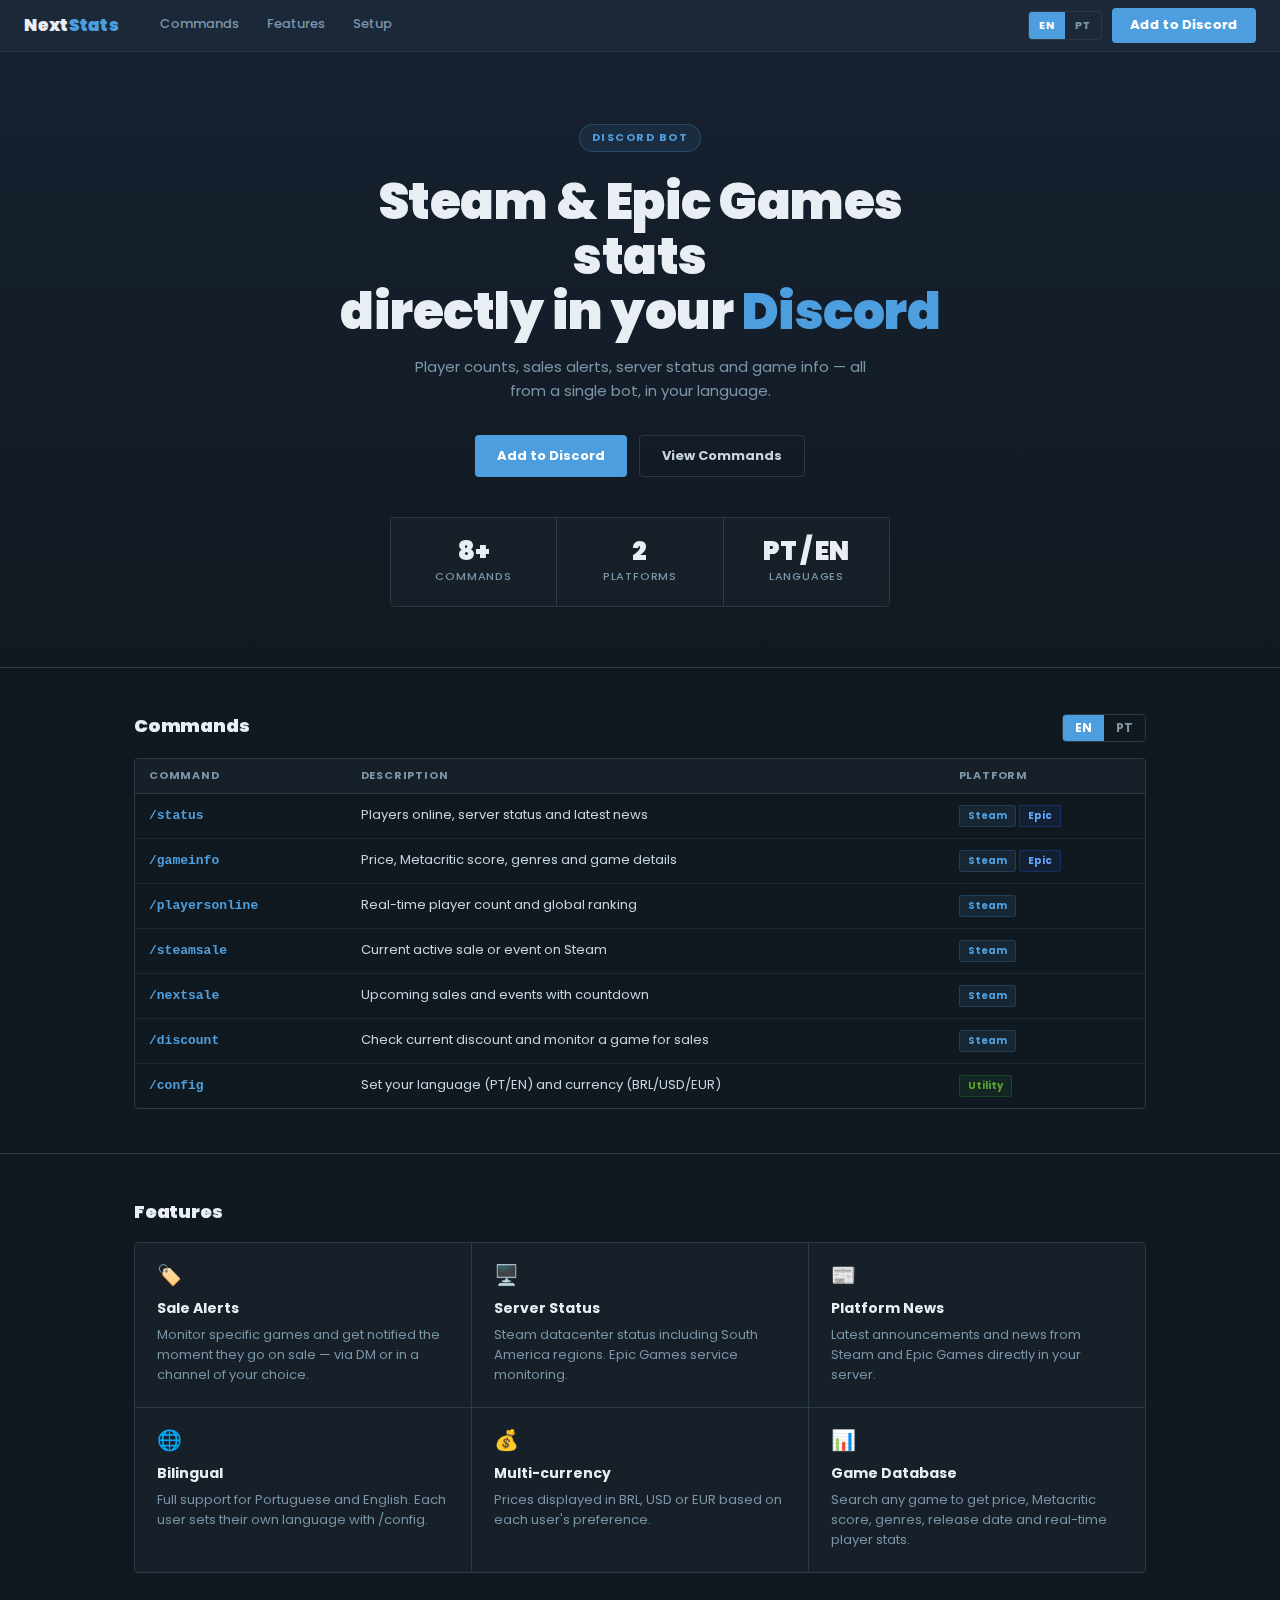
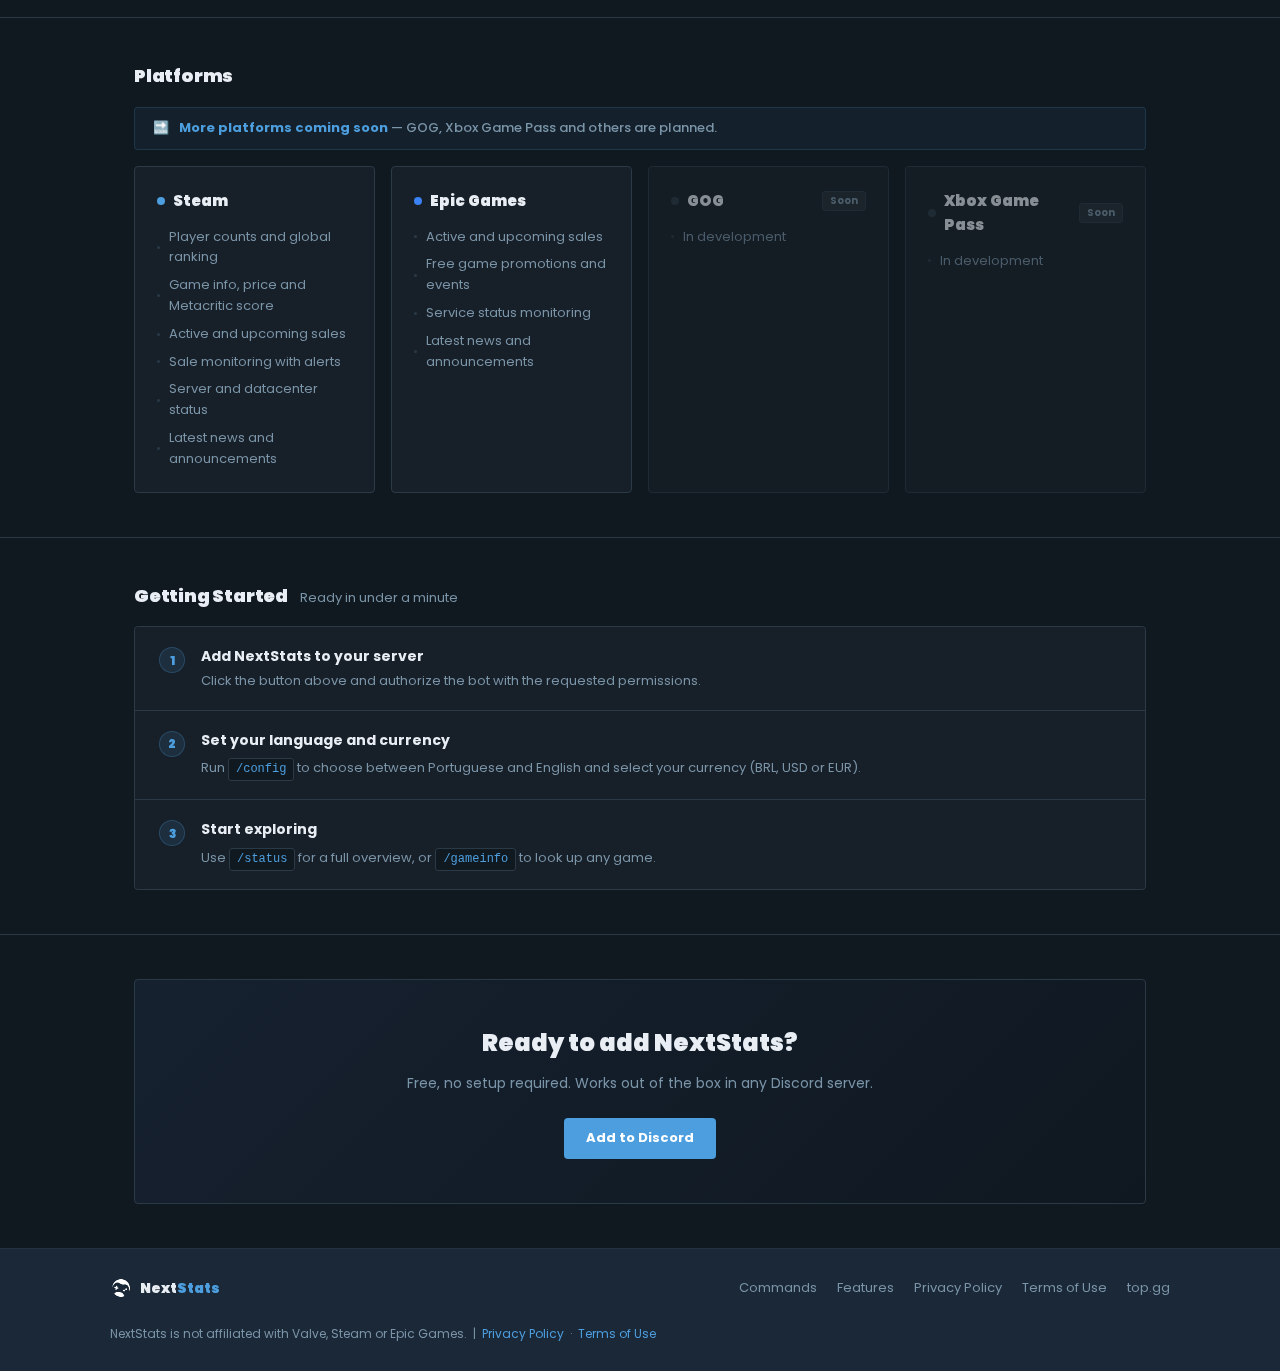
<file: index.html>
<!DOCTYPE html>
<html lang="en">
<head>
<meta charset="UTF-8"/>
<meta name="viewport" content="width=device-width,initial-scale=1.0"/>
<meta name="description" content="NextStats — Steam and Epic Games stats, sales alerts and live player counts directly in your Discord server."/>
<title>NextStats — Multiplatform Database Discord Bot</title>
<link href="https://fonts.googleapis.com/css2?family=Poppins:wght@400;500;700;900&display=swap" rel="stylesheet"/>
<style>
:root {
  --bg:       #111920;
  --bg2:      #171f28;
  --bg3:      #1e2a35;
  --border:   #2a3a47;
  --steam:    #4c9ede;
  --steam-dk: #1b2838;
  --text:     #c7d5e0;
  --text2:    #7a94a8;
  --white:    #e8eef3;
  --radius:   4px;
}
*,*::before,*::after{box-sizing:border-box;margin:0;padding:0}
html{scroll-behavior:smooth}
body{background:var(--bg);color:var(--text);font-family:"Poppins",sans-serif;font-weight:500;font-size:14px;line-height:1.6}
a{color:var(--steam);text-decoration:none}
a:hover{color:#79b9e8}

/* NAV */
nav{background:var(--steam-dk);border-bottom:1px solid #243342;position:sticky;top:0;z-index:100;height:52px;display:flex;align-items:center;padding:0 24px;gap:0}
.nav-logo{display:flex;align-items:center;gap:9px;font-weight:900;font-size:17px;color:var(--white);letter-spacing:-.3px;flex-shrink:0;text-decoration:none}
.nav-logo img{width:28px;height:28px;object-fit:contain;
  /* Remove white background from JPEG logo using mix-blend-mode */
  mix-blend-mode:screen;
  filter:brightness(1.1) contrast(1.05);
  background:transparent;
}
.nav-logo-text{display:flex;align-items:baseline;gap:0;letter-spacing:-.3px;}
.nav-logo-text .brand-next{color:var(--white);}
.nav-logo-text .brand-stats{color:var(--steam);}
.nav-links{display:flex;list-style:none;height:100%;margin-left:28px}
.nav-links a{display:flex;align-items:center;height:100%;padding:0 14px;color:var(--text2);font-size:13px;font-weight:500;border-bottom:2px solid transparent;transition:color .15s,border-color .15s}
.nav-links a:hover{color:var(--white);border-bottom-color:var(--steam)}
.nav-right{margin-left:auto;display:flex;align-items:center;gap:10px;flex-shrink:0}
.lang-switch{display:flex;gap:0;border:1px solid var(--border);border-radius:var(--radius);overflow:hidden}
.lang-switch-btn{background:transparent;border:none;color:var(--text2);font-family:"Poppins",sans-serif;font-size:11px;font-weight:700;padding:5px 10px;cursor:pointer;transition:all .15s;letter-spacing:.5px}
.lang-switch-btn.active{background:var(--steam);color:#fff}
.nav-cta{background:var(--steam);color:#fff !important;font-weight:700;font-size:13px;padding:7px 18px;border-radius:var(--radius);border-bottom:none !important;transition:background .15s;text-decoration:none;display:inline-flex;align-items:center}
.nav-cta:hover{background:#6ab4e8;color:#fff !important}

/* CONTAINER */
.container{max-width:1060px;margin:0 auto;padding:0 24px}
.btn{display:inline-flex;align-items:center;gap:8px;font-family:"Poppins",sans-serif;font-weight:700;font-size:13px;padding:10px 22px;border-radius:var(--radius);border:none;cursor:pointer;transition:all .15s;text-decoration:none}
.btn-primary{background:var(--steam);color:#fff}
.btn-primary:hover{background:#6ab4e8;color:#fff}
.btn-secondary{background:transparent;color:var(--text);border:1px solid var(--border)}
.btn-secondary:hover{border-color:var(--steam);color:var(--steam)}

/* FOOTER */
footer{background:var(--steam-dk);border-top:1px solid #243342;padding:28px 24px}
.footer-inner{max-width:1060px;margin:0 auto;display:flex;align-items:center;gap:16px;flex-wrap:wrap}
.footer-logo{display:flex;align-items:center;gap:8px;font-weight:900;font-size:14px;color:var(--white);text-decoration:none}
.footer-logo img{width:22px;height:22px;object-fit:contain;mix-blend-mode:screen;filter:brightness(1.1) contrast(1.05);}
.footer-logo-text{display:flex;align-items:baseline;gap:0}
.footer-logo-text .brand-next{color:var(--white);}
.footer-logo-text .brand-stats{color:var(--steam);}
.footer-links{display:flex;gap:20px;margin-left:auto;flex-wrap:wrap}
.footer-links a{font-size:13px;color:var(--text2);font-weight:400}
.footer-links a:hover{color:var(--white)}
.footer-copy{font-size:12px;color:var(--text2);font-weight:400;width:100%;margin-top:8px}
@media(max-width:640px){.nav-links{display:none}.footer-links{margin-left:0}.nav-right{gap:6px}.lang-switch-btn{padding:4px 7px}}

/* HERO */
.hero{background:linear-gradient(180deg,#162130 0%,var(--bg) 100%);border-bottom:1px solid var(--border);padding:72px 24px 60px;text-align:center}
.hero-badge{display:inline-block;background:rgba(76,158,222,.1);border:1px solid rgba(76,158,222,.25);color:var(--steam);font-size:11px;font-weight:700;letter-spacing:1.5px;text-transform:uppercase;padding:4px 12px;border-radius:20px;margin-bottom:22px}
.hero h1{font-weight:900;font-size:clamp(30px,5vw,50px);color:var(--white);line-height:1.1;letter-spacing:-.5px;max-width:660px;margin:0 auto 16px}
.hero h1 span{color:var(--steam)}
.hero p{color:var(--text2);font-size:15px;max-width:460px;margin:0 auto 32px;font-weight:400}
.hero-btns{display:flex;gap:12px;justify-content:center;flex-wrap:wrap}
.hero-counters{display:flex;gap:0;justify-content:center;max-width:500px;margin:40px auto 0;border:1px solid var(--border);border-radius:var(--radius);overflow:hidden}
.hero-counter{flex:1;padding:20px 0;text-align:center;background:var(--bg2)}
.hero-counter+.hero-counter{border-left:1px solid var(--border)}
.hero-counter-num{font-weight:900;font-size:26px;color:var(--white);line-height:1}
.hero-counter-label{font-size:11px;color:var(--text2);margin-top:4px;text-transform:uppercase;letter-spacing:.8px}

/* COMING SOON BANNER */
.coming-banner{background:rgba(76,158,222,.06);border:1px solid rgba(76,158,222,.18);border-radius:var(--radius);padding:10px 18px;display:flex;align-items:center;gap:10px;font-size:13px;color:var(--text2);margin-bottom:16px}
.coming-banner strong{color:var(--steam);font-weight:700}

/* SECTION */
.section{padding:44px 0;border-bottom:1px solid var(--border)}
.section-header{display:flex;align-items:baseline;gap:12px;margin-bottom:16px;flex-wrap:wrap}
.section-title{font-weight:900;font-size:18px;color:var(--white);letter-spacing:-.2px}
.section-sub{font-size:13px;color:var(--text2);font-weight:400}

/* LANG TOGGLE (inside commands section) */
.lang-toggle{margin-left:auto;display:flex;gap:0;border:1px solid var(--border);border-radius:var(--radius);overflow:hidden}
.lang-btn{background:transparent;border:none;color:var(--text2);font-family:"Poppins",sans-serif;font-size:12px;font-weight:700;padding:4px 12px;cursor:pointer;transition:all .15s}
.lang-btn.active{background:var(--steam);color:#fff}

/* TABLE */
.cmd-table{width:100%;border-collapse:collapse;font-size:13px}
.cmd-table th{text-align:left;padding:8px 14px;font-weight:700;font-size:11px;text-transform:uppercase;letter-spacing:.8px;color:var(--text2);border-bottom:1px solid var(--border);background:var(--bg2)}
.cmd-table td{padding:11px 14px;border-bottom:1px solid rgba(42,58,71,.5);vertical-align:middle}
.cmd-table tr:last-child td{border-bottom:none}
.cmd-table tr:hover td{background:var(--bg2)}
.cmd-name{font-family:"Courier New",monospace;font-size:13px;color:var(--steam);font-weight:700;white-space:nowrap}
.cmd-desc{color:var(--text);font-weight:400}
.cmd-tag{display:inline-block;font-size:10px;font-weight:700;padding:2px 8px;border-radius:3px;white-space:nowrap}
.tag-steam{background:rgba(76,158,222,.1);color:var(--steam);border:1px solid rgba(76,158,222,.2)}
.tag-epic{background:rgba(37,99,235,.1);color:#60a5fa;border:1px solid rgba(37,99,235,.25)}
.tag-util{background:rgba(63,185,80,.08);color:#5ba32b;border:1px solid rgba(63,185,80,.2)}
.table-wrap{border:1px solid var(--border);border-radius:var(--radius);overflow:hidden}

/* FEATURES */
.features{display:grid;grid-template-columns:repeat(auto-fill,minmax(260px,1fr));gap:1px;background:var(--border);border:1px solid var(--border);border-radius:var(--radius);overflow:hidden;margin-top:4px}
.feature{background:var(--bg2);padding:22px;transition:background .15s}
.feature:hover{background:var(--bg3)}
.feature-icon{font-size:20px;margin-bottom:12px;line-height:1}
.feature-title{font-weight:700;font-size:14px;color:var(--white);margin-bottom:5px}
.feature-desc{font-size:13px;color:var(--text2);line-height:1.55;font-weight:400}

/* PLATFORMS */
.platforms{display:grid;grid-template-columns:repeat(auto-fill,minmax(220px,1fr));gap:16px;margin-top:4px}
.platform-card{background:var(--bg2);border:1px solid var(--border);border-radius:var(--radius);padding:22px;transition:border-color .15s}
.platform-card:hover{border-color:var(--steam)}
.platform-card.epic:hover{border-color:#3b82f6}
.platform-card.soon{opacity:.55;cursor:default}
.platform-card.soon:hover{border-color:var(--border)}
.platform-name{font-weight:900;font-size:15px;color:var(--white);margin-bottom:14px;display:flex;align-items:center;gap:8px}
.platform-dot{width:8px;height:8px;border-radius:50%;flex-shrink:0}
.dot-steam{background:var(--steam)}
.dot-epic{background:#3b82f6}
.dot-soon{background:var(--border)}
.soon-tag{font-size:10px;font-weight:700;background:rgba(255,255,255,.06);border:1px solid var(--border);color:var(--text2);padding:1px 7px;border-radius:3px;margin-left:auto}
.platform-list{list-style:none;display:flex;flex-direction:column;gap:7px}
.platform-list li{font-size:13px;color:var(--text2);display:flex;align-items:center;gap:9px;font-weight:400}
.platform-list li::before{content:"";width:3px;height:3px;border-radius:50%;background:var(--border);flex-shrink:0}

/* STEPS */
.steps{display:flex;flex-direction:column;gap:1px;background:var(--border);border:1px solid var(--border);border-radius:var(--radius);overflow:hidden;margin-top:4px}
.step{background:var(--bg2);padding:18px 24px;display:flex;gap:16px;align-items:flex-start;transition:background .15s}
.step:hover{background:var(--bg3)}
.step-num{width:26px;height:26px;border-radius:50%;background:rgba(76,158,222,.12);border:1px solid rgba(76,158,222,.25);color:var(--steam);font-weight:900;font-size:12px;display:flex;align-items:center;justify-content:center;flex-shrink:0;margin-top:2px}
.step-title{font-weight:700;font-size:14px;color:var(--white);margin-bottom:3px}
.step-desc{font-size:13px;color:var(--text2);font-weight:400}
.step-code{display:inline-block;background:var(--bg);border:1px solid var(--border);border-radius:3px;padding:1px 7px;font-family:"Courier New",monospace;font-size:12px;color:var(--steam);margin-top:4px}

/* CTA */
.cta-banner{background:linear-gradient(135deg,#162130 0%,#0f1820 100%);border:1px solid var(--border);border-radius:var(--radius);padding:44px 40px;text-align:center;margin:44px 0}
.cta-banner h2{font-weight:900;font-size:24px;color:var(--white);margin-bottom:10px}
.cta-banner p{color:var(--text2);font-size:14px;margin-bottom:24px;font-weight:400}

@media(max-width:640px){
  .hero-counters{flex-direction:column}
  .hero-counter+.hero-counter{border-left:none;border-top:1px solid var(--border)}
}
</style>
</head>
<body>

<nav>
  <a href="index.html" class="nav-logo">
    <span class="nav-logo-text"><span class="brand-next">Next</span><span class="brand-stats">Stats</span></span>
  </a>
  <ul class="nav-links">
    <li><a href="#commands" data-i18n="nav-commands">Commands</a></li>
    <li><a href="#features" data-i18n="nav-features">Features</a></li>
    <li><a href="#setup" data-i18n="nav-setup">Setup</a></li>
  </ul>
  <div class="nav-right">
    <div class="lang-switch">
      <button class="lang-switch-btn active" onclick="setLang('en')">EN</button>
      <button class="lang-switch-btn" onclick="setLang('pt')">PT</button>
    </div>
    <!-- SUBSTITUA O # PELO LINK DO SEU BOT DISCORD ABAIXO -->
    <a href="https://discord.com/oauth2/authorize?client_id=1473455939834216448" class="nav-cta" data-i18n="nav-cta">Add to Discord</a>
  </div>
</nav>

<!-- HERO -->
<div class="hero">
  <div class="hero-badge" data-i18n="hero-badge">Discord Bot</div>
  <h1 data-i18n="hero-h1">Steam & Epic Games stats<br/>directly in your <span>Discord</span></h1>
  <p data-i18n="hero-p">Player counts, sales alerts, server status and game info — all from a single bot, in your language.</p>
  <div class="hero-btns">
    <!-- SUBSTITUA O # PELO LINK DO SEU BOT DISCORD ABAIXO -->
    <a href="https://discord.com/oauth2/authorize?client_id=1473455939834216448" class="btn btn-primary" data-i18n="cta-btn">Add to Discord</a>
    <a href="#commands" class="btn btn-secondary" data-i18n="hero-view-cmds">View Commands</a>
  </div>
  <div class="hero-counters">
    <div class="hero-counter">
      <div class="hero-counter-num">8+</div>
      <div class="hero-counter-label" data-i18n="counter-cmds">Commands</div>
    </div>
    <div class="hero-counter">
      <div class="hero-counter-num">2</div>
      <div class="hero-counter-label" data-i18n="counter-plat">Platforms</div>
    </div>
    <div class="hero-counter">
      <div class="hero-counter-num">PT / EN</div>
      <div class="hero-counter-label" data-i18n="counter-lang">Languages</div>
    </div>
  </div>
</div>

<!-- COMMANDS -->
<div class="section" id="commands">
  <div class="container">
    <div class="section-header">
      <div class="section-title" data-i18n="cmd-title">Commands</div>
      <div class="lang-toggle">
        <button class="lang-btn active" onclick="setLang('en')">EN</button>
        <button class="lang-btn" onclick="setLang('pt')">PT</button>
      </div>
    </div>
    <div class="table-wrap">
      <table class="cmd-table">
        <thead>
          <tr>
            <th data-i18n="th-cmd">Command</th>
            <th data-i18n="th-desc">Description</th>
            <th data-i18n="th-plat">Platform</th>
          </tr>
        </thead>
        <tbody id="cmd-tbody"></tbody>
      </table>
    </div>
  </div>
</div>

<!-- FEATURES -->
<div class="section" id="features">
  <div class="container">
    <div class="section-header">
      <div class="section-title" data-i18n="feat-title">Features</div>
    </div>
    <div class="features">
      <div class="feature"><div class="feature-icon">🏷️</div><div class="feature-title" data-i18n="f1t">Sale Alerts</div><div class="feature-desc" data-i18n="f1d">Monitor specific games and get notified the moment they go on sale — via DM or in a channel of your choice.</div></div>
      <div class="feature"><div class="feature-icon">🖥️</div><div class="feature-title" data-i18n="f2t">Server Status</div><div class="feature-desc" data-i18n="f2d">Steam datacenter status including South America regions. Epic Games service monitoring.</div></div>
      <div class="feature"><div class="feature-icon">📰</div><div class="feature-title" data-i18n="f3t">Platform News</div><div class="feature-desc" data-i18n="f3d">Latest announcements and news from Steam and Epic Games directly in your server.</div></div>
      <div class="feature"><div class="feature-icon">🌐</div><div class="feature-title" data-i18n="f4t">Bilingual</div><div class="feature-desc" data-i18n="f4d">Full support for Portuguese and English. Each user sets their own language with /config.</div></div>
      <div class="feature"><div class="feature-icon">💰</div><div class="feature-title" data-i18n="f5t">Multi-currency</div><div class="feature-desc" data-i18n="f5d">Prices displayed in BRL, USD or EUR based on each user's preference.</div></div>
      <div class="feature"><div class="feature-icon">📊</div><div class="feature-title" data-i18n="f6t">Game Database</div><div class="feature-desc" data-i18n="f6d">Search any game to get price, Metacritic score, genres, release date and real-time player stats.</div></div>
    </div>
  </div>
</div>

<!-- PLATFORMS -->
<div class="section">
  <div class="container">
    <div class="section-header">
      <div class="section-title" data-i18n="plat-title">Platforms</div>
    </div>
    <div class="coming-banner">
      <span>🔜</span>
      <span data-i18n="coming-text"><strong>More platforms coming soon</strong> — GOG, Xbox Game Pass and others are planned.</span>
    </div>
    <div class="platforms">
      <div class="platform-card">
        <div class="platform-name"><span class="platform-dot dot-steam"></span>Steam</div>
        <ul class="platform-list" id="steam-list">
          <li data-i18n="sl1">Player counts and global ranking</li>
          <li data-i18n="sl2">Game info, price and Metacritic score</li>
          <li data-i18n="sl3">Active and upcoming sales</li>
          <li data-i18n="sl4">Sale monitoring with alerts</li>
          <li data-i18n="sl5">Server and datacenter status</li>
          <li data-i18n="sl6">Latest news and announcements</li>
        </ul>
      </div>
      <div class="platform-card epic">
        <div class="platform-name"><span class="platform-dot dot-epic"></span>Epic Games</div>
        <ul class="platform-list" id="epic-list">
          <li data-i18n="el1">Active and upcoming sales</li>
          <li data-i18n="el2">Free game promotions and events</li>
          <li data-i18n="el3">Service status monitoring</li>
          <li data-i18n="el4">Latest news and announcements</li>
        </ul>
      </div>
      <div class="platform-card soon">
        <div class="platform-name"><span class="platform-dot dot-soon"></span>GOG <span class="soon-tag" data-i18n="soon-tag">Soon</span></div>
        <ul class="platform-list"><li data-i18n="soon-txt">In development</li></ul>
      </div>
      <div class="platform-card soon">
        <div class="platform-name"><span class="platform-dot dot-soon"></span>Xbox Game Pass <span class="soon-tag" data-i18n="soon-tag">Soon</span></div>
        <ul class="platform-list"><li data-i18n="soon-txt">In development</li></ul>
      </div>
    </div>
  </div>
</div>

<!-- SETUP -->
<div class="section" id="setup">
  <div class="container">
    <div class="section-header">
      <div class="section-title" data-i18n="setup-title">Getting Started</div>
      <div class="section-sub" data-i18n="setup-sub">Ready in under a minute</div>
    </div>
    <div class="steps">
      <div class="step"><div class="step-num">1</div><div><div class="step-title" data-i18n="s1t">Add NextStats to your server</div><div class="step-desc" data-i18n="s1d">Click the button above and authorize the bot with the requested permissions.</div></div></div>
      <div class="step"><div class="step-num">2</div><div><div class="step-title" data-i18n="s2t">Set your language and currency</div><div class="step-desc" data-i18n="s2d">Run <span class="step-code">/config</span> to choose between Portuguese and English and select your currency (BRL, USD or EUR).</div></div></div>
      <div class="step"><div class="step-num">3</div><div><div class="step-title" data-i18n="s3t">Start exploring</div><div class="step-desc" data-i18n="s3d">Use <span class="step-code">/status</span> for a full overview, or <span class="step-code">/gameinfo</span> to look up any game.</div></div></div>
    </div>
  </div>
</div>

<!-- CTA -->
<div class="container">
  <div class="cta-banner">
    <h2 data-i18n="cta-title">Ready to add NextStats?</h2>
    <p data-i18n="cta-sub">Free, no setup required. Works out of the box in any Discord server.</p>
    <!-- SUBSTITUA O # PELO LINK DO SEU BOT DISCORD ABAIXO -->
    <a href="https://discord.com/oauth2/authorize?client_id=1473455939834216448" class="btn btn-primary" data-i18n="cta-btn">Add to Discord</a>
  </div>
</div>

<footer>
  <div class="footer-inner">
    <a href="index.html" class="footer-logo">
      <img src="[data-uri]" alt="NextStats Logo"/>
      <span class="footer-logo-text"><span class="brand-next">Next</span><span class="brand-stats">Stats</span></span>
    </a>
    <div class="footer-links">
      <a href="#commands" data-i18n="nav-commands">Commands</a>
      <a href="#features" data-i18n="nav-features">Features</a>
      <a href="privacy.html" data-i18n="footer-privacy">Privacy Policy</a>
      <a href="terms.html" data-i18n="footer-terms">Terms of Use</a>
      <a href="https://top.gg" target="_blank">top.gg</a>
    </div>
    <div class="footer-copy" data-i18n="footer-copy">NextStats is not affiliated with Valve, Steam or Epic Games. &nbsp;|&nbsp; <a href="privacy.html">Privacy Policy</a> &nbsp;·&nbsp; <a href="terms.html">Terms of Use</a></div>
  </div>
</footer>

<script>
const STRINGS = {
  en: {
    "nav-commands": "Commands",
    "nav-features": "Features",
    "nav-setup": "Setup",
    "nav-cta": "Add to Discord",
    "hero-badge": "Discord Bot",
    "hero-h1": "Steam & Epic Games stats<br/>directly in your <span>Discord</span>",
    "hero-p": "Player counts, sales alerts, server status and game info — all from a single bot, in your language.",
    "hero-view-cmds": "View Commands",
    "counter-cmds": "Commands",
    "counter-plat": "Platforms",
    "counter-lang": "Languages",
    "cmd-title": "Commands",
    "th-cmd": "Command",
    "th-desc": "Description",
    "th-plat": "Platform",
    "feat-title": "Features",
    "plat-title": "Platforms",
    "coming-text": "<strong>More platforms coming soon</strong> — GOG, Xbox Game Pass and others are planned.",
    "soon-tag": "Soon",
    "soon-txt": "In development",
    "setup-title": "Getting Started",
    "setup-sub": "Ready in under a minute",
    "s1t": "Add NextStats to your server",
    "s1d": "Click the button above and authorize the bot with the requested permissions.",
    "s2t": "Set your language and currency",
    "s2d": 'Run <span class="step-code">/config</span> to choose between Portuguese and English and select your currency (BRL, USD or EUR).',
    "s3t": "Start exploring",
    "s3d": 'Use <span class="step-code">/status</span> for a full overview, or <span class="step-code">/gameinfo</span> to look up any game.',
    "cta-title": "Ready to add NextStats?",
    "cta-sub": "Free, no setup required. Works out of the box in any Discord server.",
    "cta-btn": "Add to Discord",
    "f1t": "Sale Alerts", "f1d": "Monitor specific games and get notified the moment they go on sale — via DM or in a channel of your choice.",
    "f2t": "Server Status", "f2d": "Steam datacenter status including South America regions. Epic Games service monitoring.",
    "f3t": "Platform News", "f3d": "Latest announcements and news from Steam and Epic Games directly in your server.",
    "f4t": "Bilingual", "f4d": "Full support for Portuguese and English. Each user sets their own language with /config.",
    "f5t": "Multi-currency", "f5d": "Prices displayed in BRL, USD or EUR based on each user's preference.",
    "f6t": "Game Database", "f6d": "Search any game to get price, Metacritic score, genres, release date and real-time player stats.",
    "sl1": "Player counts and global ranking", "sl2": "Game info, price and Metacritic score",
    "sl3": "Active and upcoming sales", "sl4": "Sale monitoring with alerts",
    "sl5": "Server and datacenter status", "sl6": "Latest news and announcements",
    "el1": "Active and upcoming sales", "el2": "Free game promotions and events",
    "el3": "Service status monitoring", "el4": "Latest news and announcements",
    "footer-privacy": "Privacy Policy", "footer-terms": "Terms of Use",
    "footer-copy": "NextStats is not affiliated with Valve, Steam or Epic Games. &nbsp;|&nbsp; <a href=\'privacy.html\'>Privacy Policy</a> &nbsp;·&nbsp; <a href=\'terms.html\'>Terms of Use</a>",
    commands: [
      { cmd:"/status",        desc:"Players online, server status and latest news",             tags:["Steam","Epic"] },
      { cmd:"/gameinfo",      desc:"Price, Metacritic score, genres and game details",          tags:["Steam","Epic"] },
      { cmd:"/playersonline", desc:"Real-time player count and global ranking",                 tags:["Steam"] },
      { cmd:"/steamsale",     desc:"Current active sale or event on Steam",                     tags:["Steam"] },
      { cmd:"/nextsale",      desc:"Upcoming sales and events with countdown",                  tags:["Steam"] },
      { cmd:"/discount",      desc:"Check current discount and monitor a game for sales",       tags:["Steam"] },
      { cmd:"/config",        desc:"Set your language (PT/EN) and currency (BRL/USD/EUR)",      tags:["Utility"] },
    ]
  },
  pt: {
    "nav-commands": "Comandos",
    "nav-features": "Funcionalidades",
    "nav-setup": "Início",
    "nav-cta": "Adicionar ao Discord",
    "hero-badge": "Bot para Discord",
    "hero-h1": "Stats da Steam & Epic Games<br/>direto no seu <span>Discord</span>",
    "hero-p": "Jogadores online, alertas de promoção, status dos servidores e info de jogos — tudo em um bot só, no seu idioma.",
    "hero-view-cmds": "Ver Comandos",
    "counter-cmds": "Comandos",
    "counter-plat": "Plataformas",
    "counter-lang": "Idiomas",
    "cmd-title": "Comandos",
    "th-cmd": "Comando",
    "th-desc": "Descrição",
    "th-plat": "Plataforma",
    "feat-title": "Funcionalidades",
    "plat-title": "Plataformas",
    "coming-text": "<strong>Mais plataformas em breve</strong> — GOG, Xbox Game Pass e outras estão planejadas.",
    "soon-tag": "Em breve",
    "soon-txt": "Em desenvolvimento",
    "setup-title": "Como Começar",
    "setup-sub": "Pronto em menos de um minuto",
    "s1t": "Adicione o NextStats ao seu servidor",
    "s1d": "Clique no botão acima e autorize o bot com as permissões solicitadas.",
    "s2t": "Defina seu idioma e moeda",
    "s2d": 'Use <span class="step-code">/config</span> para escolher entre português e inglês e selecionar sua moeda (BRL, USD ou EUR).',
    "s3t": "Comece a explorar",
    "s3d": 'Use <span class="step-code">/status</span> para uma visão geral, ou <span class="step-code">/gameinfo</span> para pesquisar qualquer jogo.',
    "cta-title": "Pronto para adicionar o NextStats?",
    "cta-sub": "Gratuito, sem configuração. Funciona imediatamente em qualquer servidor Discord.",
    "cta-btn": "Adicionar ao Discord",
    "f1t": "Alertas de Promoção", "f1d": "Monitore jogos específicos e seja notificado assim que entrarem em promoção — por DM ou em um canal do seu servidor.",
    "f2t": "Status dos Servidores", "f2d": "Status dos datacenters da Steam incluindo América do Sul. Monitoramento dos serviços da Epic Games.",
    "f3t": "Notícias das Plataformas", "f3d": "Últimos anúncios e notícias da Steam e Epic Games diretamente no seu servidor.",
    "f4t": "Bilíngue", "f4d": "Suporte completo para português e inglês. Cada usuário define seu idioma com /config.",
    "f5t": "Multi-moeda", "f5d": "Preços exibidos em BRL, USD ou EUR conforme a preferência de cada usuário.",
    "f6t": "Base de Jogos", "f6d": "Busque qualquer jogo para ver preço, nota Metacritic, gêneros, data de lançamento e jogadores em tempo real.",
    "sl1": "Jogadores em tempo real e ranking global", "sl2": "Info do jogo, preço e nota Metacritic",
    "sl3": "Promoções ativas e futuras", "sl4": "Monitoramento com alertas de promoção",
    "sl5": "Status de servidores e datacenters", "sl6": "Últimas notícias e anúncios",
    "el1": "Promoções ativas e futuras", "el2": "Jogos grátis e eventos",
    "el3": "Monitoramento de status dos serviços", "el4": "Últimas notícias e anúncios",
    "footer-privacy": "Política de Privacidade", "footer-terms": "Termos de Uso",
    "footer-copy": "NextStats não tem afiliação com Valve, Steam ou Epic Games. &nbsp;|&nbsp; <a href=\'privacy.html\'>Política de Privacidade</a> &nbsp;·&nbsp; <a href=\'terms.html\'>Termos de Uso</a>",
    commands: [
      { cmd:"/status",        desc:"Jogadores online, status dos servidores e últimas notícias",  tags:["Steam","Epic"] },
      { cmd:"/gameinfo",      desc:"Preço, nota Metacritic, gêneros e detalhes do jogo",          tags:["Steam","Epic"] },
      { cmd:"/playersonline", desc:"Jogadores em tempo real e ranking global",                    tags:["Steam"] },
      { cmd:"/steamsale",     desc:"Promoção ou evento ativo agora na Steam",                     tags:["Steam"] },
      { cmd:"/nextsale",      desc:"Próximas promoções e eventos com contagem regressiva",        tags:["Steam"] },
      { cmd:"/discount",      desc:"Veja o desconto atual e monitore um jogo para alertas",       tags:["Steam"] },
      { cmd:"/config",        desc:"Defina seu idioma (PT/EN) e moeda (BRL/USD/EUR)",             tags:["Utilidade"] },
    ]
  }
};

const TAG_CLASS = { Steam:"tag-steam", Epic:"tag-epic", Utility:"tag-util", Utilidade:"tag-util" };

let currentLang = "en";

function setLang(lang) {
  currentLang = lang;
  const s = STRINGS[lang];

  // Update all lang buttons (nav + commands section)
  document.querySelectorAll(".lang-btn, .lang-switch-btn").forEach(b => {
    b.classList.toggle("active", b.textContent.trim() === lang.toUpperCase());
  });

  // Update all data-i18n elements
  document.querySelectorAll("[data-i18n]").forEach(el => {
    const key = el.getAttribute("data-i18n");
    if (s[key] !== undefined) {
      el.innerHTML = s[key];
    }
  });

  // Rebuild commands table
  const tbody = document.getElementById("cmd-tbody");
  if (tbody) {
    tbody.innerHTML = s.commands.map(c => `
      <tr>
        <td><span class="cmd-name">${c.cmd}</span></td>
        <td class="cmd-desc">${c.desc}</td>
        <td>${c.tags.map(tag => `<span class="cmd-tag ${TAG_CLASS[tag] || "tag-util"}">${tag}</span>`).join(" ")}</td>
      </tr>`).join("");
  }

  // Re-apply "soon-tag" and "soon-txt" since they appear multiple times
  document.querySelectorAll("[data-i18n='soon-tag']").forEach(el => el.textContent = s["soon-tag"]);
  document.querySelectorAll("[data-i18n='soon-txt']").forEach(el => el.textContent = s["soon-txt"]);
}

setLang("en");
</script>
</body>
</html>
</file>
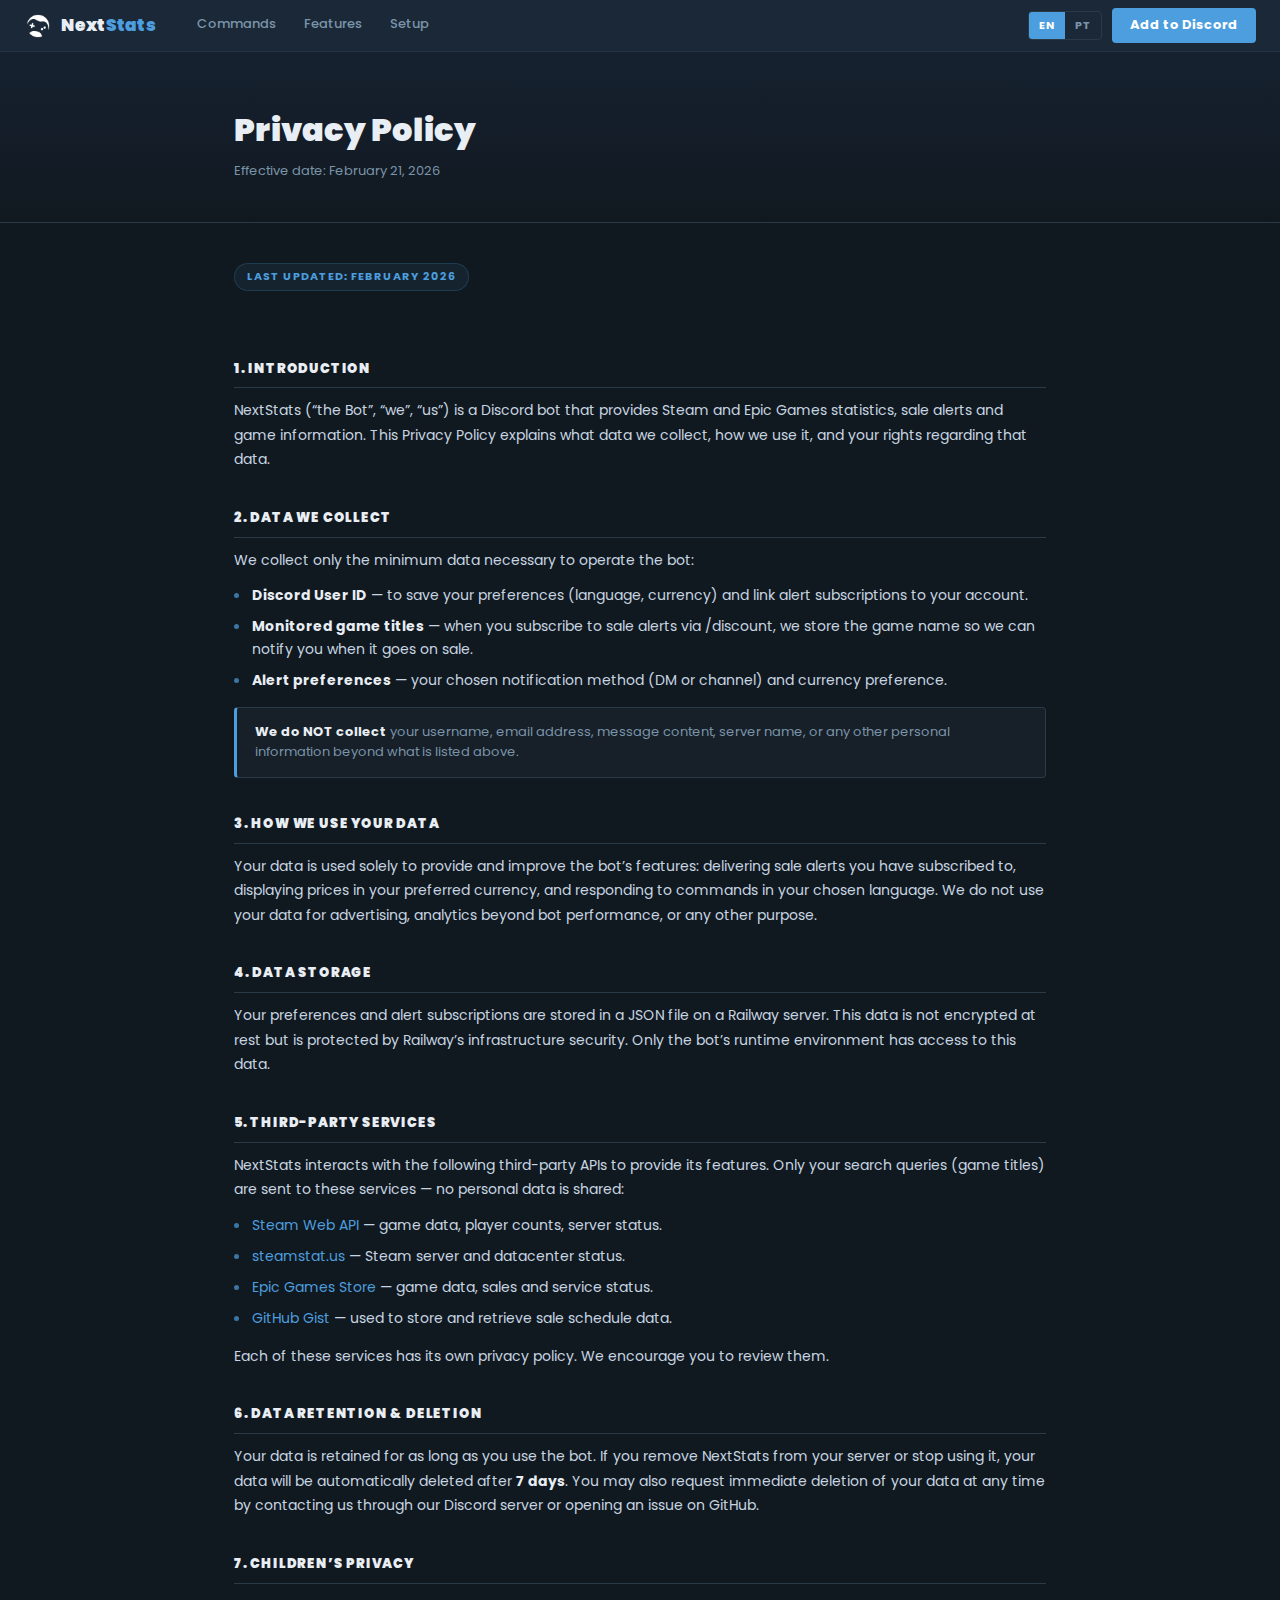
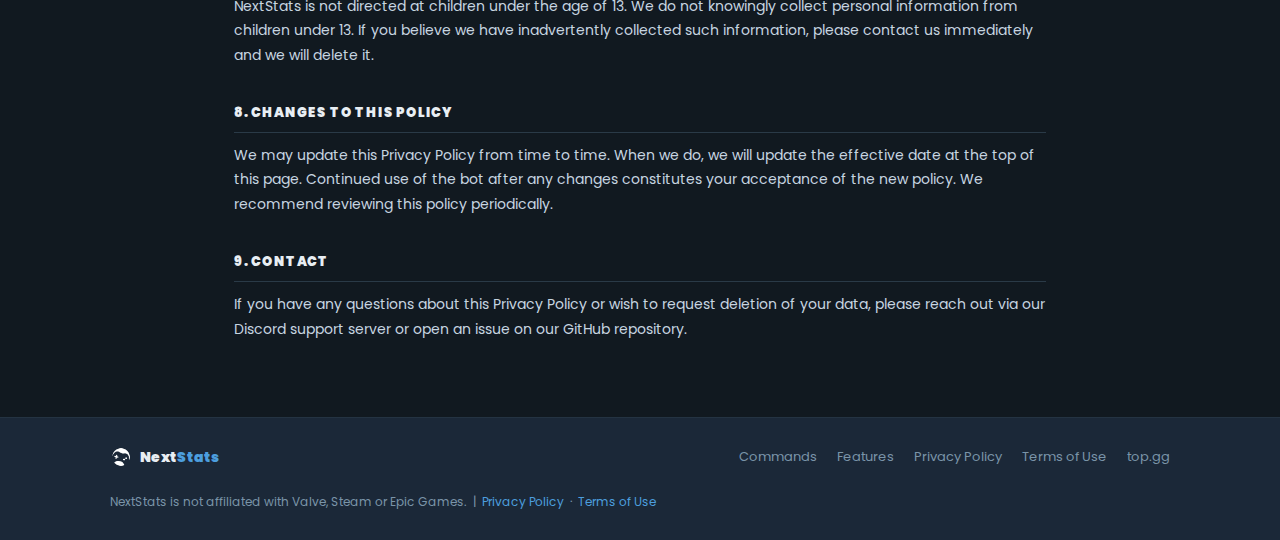
<file: privacy.html>
<!DOCTYPE html>
<html lang="en">
<head>
<meta charset="UTF-8"/>
<meta name="viewport" content="width=device-width,initial-scale=1.0"/>
<meta name="description" content="NextStats — Privacy Policy / Política de Privacidade"/>
<title>NextStats — Privacy Policy</title>
<link href="https://fonts.googleapis.com/css2?family=Poppins:wght@400;500;700;900&display=swap" rel="stylesheet"/>
<style>
:root{--bg:#111920;--bg2:#171f28;--bg3:#1e2a35;--border:#2a3a47;--steam:#4c9ede;--steam-dk:#1b2838;--text:#c7d5e0;--text2:#7a94a8;--white:#e8eef3;--radius:4px}
*,*::before,*::after{box-sizing:border-box;margin:0;padding:0}
html{scroll-behavior:smooth}
body{background:var(--bg);color:var(--text);font-family:"Poppins",sans-serif;font-weight:500;font-size:14px;line-height:1.6}
a{color:var(--steam);text-decoration:none}
a:hover{color:#79b9e8}
  
/* NAV */
nav{background:var(--steam-dk);border-bottom:1px solid #243342;position:sticky;top:0;z-index:100;height:52px;display:flex;align-items:center;padding:0 24px;gap:0}
.nav-logo{display:flex;align-items:center;gap:9px;font-weight:900;font-size:17px;color:var(--white);letter-spacing:-.3px;flex-shrink:0;text-decoration:none}
.nav-logo img{width:28px;height:28px;object-fit:contain}
.nav-logo-text{display:flex;align-items:baseline;letter-spacing:-.3px}
.nav-logo-text .brand-next{color:var(--white)}
.nav-logo-text .brand-stats{color:var(--steam)}
.nav-links{display:flex;list-style:none;height:100%;margin-left:28px}
.nav-links a{display:flex;align-items:center;height:100%;padding:0 14px;color:var(--text2);font-size:13px;font-weight:500;border-bottom:2px solid transparent;transition:color .15s,border-color .15s}
.nav-links a:hover{color:var(--white);border-bottom-color:var(--steam)}
.nav-right{margin-left:auto;display:flex;align-items:center;gap:10px;flex-shrink:0}
.lang-switch{display:flex;gap:0;border:1px solid var(--border);border-radius:var(--radius);overflow:hidden}
.lang-switch-btn{background:transparent;border:none;color:var(--text2);font-family:"Poppins",sans-serif;font-size:11px;font-weight:700;padding:5px 10px;cursor:pointer;transition:all .15s;letter-spacing:.5px}
.lang-switch-btn.active{background:var(--steam);color:#fff}
.nav-cta{background:var(--steam);color:#fff!important;font-weight:700;font-size:13px;padding:7px 18px;border-radius:var(--radius);border-bottom:none!important;transition:background .15s;text-decoration:none;display:inline-flex;align-items:center}
.nav-cta:hover{background:#6ab4e8;color:#fff!important}

/* CONTAINER */
.container{max-width:860px;margin:0 auto;padding:0 24px}

/* PAGE HEADER */
.page-header{background:linear-gradient(180deg,#162130 0%,var(--bg) 100%);border-bottom:1px solid var(--border);padding:52px 24px 40px}
.page-header h1{font-weight:900;font-size:clamp(22px,4vw,32px);color:var(--white);margin-bottom:6px}
.page-header .page-sub{color:var(--text2);font-size:13px;font-weight:400}

/* PROSE */
.prose{padding:40px 0 64px}
.prose h2{font-weight:900;font-size:13px;color:var(--white);margin:36px 0 10px;padding-bottom:8px;border-bottom:1px solid var(--border);text-transform:uppercase;letter-spacing:.8px}
.prose h2:first-child{margin-top:0}
.prose p{color:var(--text);font-size:14px;font-weight:400;margin-bottom:12px;line-height:1.75}
.prose ul{padding-left:0;margin-bottom:14px;list-style:none}
.prose ul li{color:var(--text);font-size:14px;font-weight:400;margin-bottom:8px;line-height:1.65;position:relative;padding-left:18px}
.prose ul li::before{content:"";position:absolute;left:0;top:9px;width:5px;height:5px;border-radius:50%;background:var(--steam);opacity:.7}
.prose strong{color:var(--white);font-weight:700}
.date-badge{display:inline-block;background:rgba(76,158,222,.08);border:1px solid rgba(76,158,222,.2);color:var(--steam);font-size:11px;font-weight:700;letter-spacing:1px;text-transform:uppercase;padding:4px 12px;border-radius:20px;margin-bottom:32px}
.note-box{background:var(--bg2);border:1px solid var(--border);border-left:3px solid var(--steam);border-radius:var(--radius);padding:14px 18px;margin:4px 0 14px;font-size:13px;color:var(--text2);font-weight:400;line-height:1.6}

/* FOOTER */
footer{background:var(--steam-dk);border-top:1px solid #243342;padding:28px 24px}
.footer-inner{max-width:1060px;margin:0 auto;display:flex;align-items:center;gap:16px;flex-wrap:wrap}
.footer-logo{display:flex;align-items:center;gap:8px;font-weight:900;font-size:14px;color:var(--white);text-decoration:none}
.footer-logo img{width:22px;height:22px;object-fit:contain}
.footer-logo-text{display:flex;align-items:baseline}
.footer-logo-text .brand-next{color:var(--white)}
.footer-logo-text .brand-stats{color:var(--steam)}
.footer-links{display:flex;gap:20px;margin-left:auto;flex-wrap:wrap}
.footer-links a{font-size:13px;color:var(--text2);font-weight:400}
.footer-links a:hover{color:var(--white)}
.footer-copy{font-size:12px;color:var(--text2);font-weight:400;width:100%;margin-top:8px}

@media(max-width:640px){.nav-links{display:none}.footer-links{margin-left:0}.nav-right{gap:6px}.lang-switch-btn{padding:4px 7px}}
</style>
</head>
<body>

<!-- NAV -->
<nav>
  <a href="index.html" class="nav-logo">
    <img src="logo-dark.png" alt="NextStats Logo"/>
    <span class="nav-logo-text"><span class="brand-next">Next</span><span class="brand-stats">Stats</span></span>
  </a>
  <ul class="nav-links">
    <li><a href="index.html#commands" data-i18n="nav-commands">Commands</a></li>
    <li><a href="index.html#features" data-i18n="nav-features">Features</a></li>
    <li><a href="index.html#setup" data-i18n="nav-setup">Setup</a></li>
  </ul>
  <div class="nav-right">
    <div class="lang-switch">
      <button class="lang-switch-btn active" onclick="setLang('en')">EN</button>
      <button class="lang-switch-btn" onclick="setLang('pt')">PT</button>
    </div>
    <a href="SEU_LINK_DO_BOT_AQUI" class="nav-cta" data-i18n="nav-cta">Add to Discord</a>
  </div>
</nav>

<!-- PAGE HEADER -->
<div class="page-header">
  <div class="container">
    <h1 data-i18n="page-title">Privacy Policy</h1>
    <p class="page-sub" data-i18n="page-sub">Effective date: February 21, 2026</p>
  </div>
</div>

<!-- CONTENT -->
<div class="container">
  <div class="prose">
    <span class="date-badge" data-i18n="date-badge">Last updated: February 2026</span>

    <h2 data-i18n="s1-title">1. Introduction</h2>
    <p data-i18n="s1-body">NextStats ("the Bot", "we", "us") is a Discord bot that provides Steam and Epic Games statistics, sale alerts and game information. This Privacy Policy explains what data we collect, how we use it, and your rights regarding that data.</p>

    <h2 data-i18n="s2-title">2. Data We Collect</h2>
    <p data-i18n="s2-intro">We collect only the minimum data necessary to operate the bot:</p>
    <ul>
      <li><strong data-i18n="s2-l1-b">Discord User ID</strong> &mdash; <span data-i18n="s2-l1-d">to save your preferences (language, currency) and link alert subscriptions to your account.</span></li>
      <li><strong data-i18n="s2-l2-b">Monitored game titles</strong> &mdash; <span data-i18n="s2-l2-d">when you subscribe to sale alerts via /discount, we store the game name so we can notify you when it goes on sale.</span></li>
      <li><strong data-i18n="s2-l3-b">Alert preferences</strong> &mdash; <span data-i18n="s2-l3-d">your chosen notification method (DM or channel) and currency preference.</span></li>
    </ul>
    <div class="note-box" data-i18n="s2-note"><strong>We do NOT collect</strong> your username, email address, message content, server name, or any other personal information beyond what is listed above.</div>

    <h2 data-i18n="s3-title">3. How We Use Your Data</h2>
    <p data-i18n="s3-body">Your data is used solely to provide and improve the bot's features: delivering sale alerts you have subscribed to, displaying prices in your preferred currency, and responding to commands in your chosen language. We do not use your data for advertising, analytics beyond bot performance, or any other purpose.</p>

    <h2 data-i18n="s4-title">4. Data Storage</h2>
    <p data-i18n="s4-body">Your preferences and alert subscriptions are stored in a JSON file on a Railway server. This data is not encrypted at rest but is protected by Railway's infrastructure security. Only the bot's runtime environment has access to this data.</p>

    <h2 data-i18n="s5-title">5. Third-Party Services</h2>
    <p data-i18n="s5-intro">NextStats interacts with the following third-party APIs to provide its features. Only your search queries (game titles) are sent to these services — no personal data is shared:</p>
    <ul>
      <li><a href="https://store.steampowered.com/api" target="_blank">Steam Web API</a> &mdash; <span data-i18n="s5-steam">game data, player counts, server status.</span></li>
      <li><a href="https://steamstat.us" target="_blank">steamstat.us</a> &mdash; <span data-i18n="s5-steamstat">Steam server and datacenter status.</span></li>
      <li><a href="https://store.epicgames.com" target="_blank">Epic Games Store</a> &mdash; <span data-i18n="s5-epic">game data, sales and service status.</span></li>
      <li><a href="https://gist.github.com" target="_blank">GitHub Gist</a> &mdash; <span data-i18n="s5-gist">used to store and retrieve sale schedule data.</span></li>
    </ul>
    <p data-i18n="s5-footer">Each of these services has its own privacy policy. We encourage you to review them.</p>

    <h2 data-i18n="s6-title">6. Data Retention &amp; Deletion</h2>
    <p data-i18n="s6-body">Your data is retained for as long as you use the bot. If you remove NextStats from your server or stop using it, your data will be automatically deleted after <strong>7 days</strong>. You may also request immediate deletion of your data at any time by contacting us through our Discord server or opening an issue on GitHub.</p>

    <h2 data-i18n="s7-title">7. Children's Privacy</h2>
    <p data-i18n="s7-body">NextStats is not directed at children under the age of 13. We do not knowingly collect personal information from children under 13. If you believe we have inadvertently collected such information, please contact us immediately and we will delete it.</p>

    <h2 data-i18n="s8-title">8. Changes to This Policy</h2>
    <p data-i18n="s8-body">We may update this Privacy Policy from time to time. When we do, we will update the effective date at the top of this page. Continued use of the bot after any changes constitutes your acceptance of the new policy. We recommend reviewing this policy periodically.</p>

    <h2 data-i18n="s9-title">9. Contact</h2>
    <p data-i18n="s9-body">If you have any questions about this Privacy Policy or wish to request deletion of your data, please reach out via our Discord support server or open an issue on our GitHub repository.</p>
  </div>
</div>

<!-- FOOTER -->
<footer>
  <div class="footer-inner">
    <a href="index.html" class="footer-logo">
      <img src="logo-dark.png" alt="NextStats Logo"/>
      <span class="footer-logo-text"><span class="brand-next">Next</span><span class="brand-stats">Stats</span></span>
    </a>
    <div class="footer-links">
      <a href="index.html#commands" data-i18n="nav-commands">Commands</a>
      <a href="index.html#features" data-i18n="nav-features">Features</a>
      <a href="privacy.html" data-i18n="footer-privacy">Privacy Policy</a>
      <a href="terms.html" data-i18n="footer-terms">Terms of Use</a>
      <a href="https://top.gg" target="_blank">top.gg</a>
    </div>
    <div class="footer-copy" data-i18n="footer-copy">NextStats is not affiliated with Valve, Steam or Epic Games. &nbsp;|&nbsp; <a href="privacy.html">Privacy Policy</a> &nbsp;·&nbsp; <a href="terms.html">Terms of Use</a></div>
  </div>
</footer>

<script>
const S = {
  en: {
    "nav-commands": "Commands",
    "nav-features": "Features",
    "nav-setup": "Setup",
    "nav-cta": "Add to Discord",
    "page-title": "Privacy Policy",
    "page-sub": "Effective date: February 21, 2026",
    "date-badge": "Last updated: February 2026",
    "s1-title": "1. Introduction",
    "s1-body": "NextStats (\u201cthe Bot\u201d, \u201cwe\u201d, \u201cus\u201d) is a Discord bot that provides Steam and Epic Games statistics, sale alerts and game information. This Privacy Policy explains what data we collect, how we use it, and your rights regarding that data.",
    "s2-title": "2. Data We Collect",
    "s2-intro": "We collect only the minimum data necessary to operate the bot:",
    "s2-l1-b": "Discord User ID",
    "s2-l1-d": "to save your preferences (language, currency) and link alert subscriptions to your account.",
    "s2-l2-b": "Monitored game titles",
    "s2-l2-d": "when you subscribe to sale alerts via /discount, we store the game name so we can notify you when it goes on sale.",
    "s2-l3-b": "Alert preferences",
    "s2-l3-d": "your chosen notification method (DM or channel) and currency preference.",
    "s2-note": "<strong>We do NOT collect</strong> your username, email address, message content, server name, or any other personal information beyond what is listed above.",
    "s3-title": "3. How We Use Your Data",
    "s3-body": "Your data is used solely to provide and improve the bot\u2019s features: delivering sale alerts you have subscribed to, displaying prices in your preferred currency, and responding to commands in your chosen language. We do not use your data for advertising, analytics beyond bot performance, or any other purpose.",
    "s4-title": "4. Data Storage",
    "s4-body": "Your preferences and alert subscriptions are stored in a JSON file on a Railway server. This data is not encrypted at rest but is protected by Railway\u2019s infrastructure security. Only the bot\u2019s runtime environment has access to this data.",
    "s5-title": "5. Third-Party Services",
    "s5-intro": "NextStats interacts with the following third-party APIs to provide its features. Only your search queries (game titles) are sent to these services \u2014 no personal data is shared:",
    "s5-steam": "game data, player counts, server status.",
    "s5-steamstat": "Steam server and datacenter status.",
    "s5-epic": "game data, sales and service status.",
    "s5-gist": "used to store and retrieve sale schedule data.",
    "s5-footer": "Each of these services has its own privacy policy. We encourage you to review them.",
    "s6-title": "6. Data Retention &amp; Deletion",
    "s6-body": "Your data is retained for as long as you use the bot. If you remove NextStats from your server or stop using it, your data will be automatically deleted after <strong>7 days</strong>. You may also request immediate deletion of your data at any time by contacting us through our Discord server or opening an issue on GitHub.",
    "s7-title": "7. Children\u2019s Privacy",
    "s7-body": "NextStats is not directed at children under the age of 13. We do not knowingly collect personal information from children under 13. If you believe we have inadvertently collected such information, please contact us immediately and we will delete it.",
    "s8-title": "8. Changes to This Policy",
    "s8-body": "We may update this Privacy Policy from time to time. When we do, we will update the effective date at the top of this page. Continued use of the bot after any changes constitutes your acceptance of the new policy. We recommend reviewing this policy periodically.",
    "s9-title": "9. Contact",
    "s9-body": "If you have any questions about this Privacy Policy or wish to request deletion of your data, please reach out via our Discord support server or open an issue on our GitHub repository.",
    "footer-privacy": "Privacy Policy",
    "footer-terms": "Terms of Use",
    "footer-copy": "NextStats is not affiliated with Valve, Steam or Epic Games. &nbsp;|&nbsp; <a href='privacy.html'>Privacy Policy</a> &nbsp;\u00b7&nbsp; <a href='terms.html'>Terms of Use</a>"
  },
  pt: {
    "nav-commands": "Comandos",
    "nav-features": "Funcionalidades",
    "nav-setup": "In\u00edcio",
    "nav-cta": "Adicionar ao Discord",
    "page-title": "Pol\u00edtica de Privacidade",
    "page-sub": "Data de vig\u00eancia: 21 de fevereiro de 2026",
    "date-badge": "\u00daltima atualiza\u00e7\u00e3o: Fevereiro de 2026",
    "s1-title": "1. Introdu\u00e7\u00e3o",
    "s1-body": "NextStats (\u201co Bot\u201d, \u201cn\u00f3s\u201d) \u00e9 um bot para Discord que fornece estat\u00edsticas da Steam e Epic Games, alertas de promo\u00e7\u00f5es e informa\u00e7\u00f5es sobre jogos. Esta Pol\u00edtica de Privacidade explica quais dados coletamos, como os utilizamos e seus direitos em rela\u00e7\u00e3o a eles.",
    "s2-title": "2. Dados que Coletamos",
    "s2-intro": "Coletamos apenas o m\u00ednimo necess\u00e1rio para o funcionamento do bot:",
    "s2-l1-b": "ID de usu\u00e1rio do Discord",
    "s2-l1-d": "para salvar suas prefer\u00eancias (idioma, moeda) e vincular assinaturas de alerta \u00e0 sua conta.",
    "s2-l2-b": "T\u00edtulos de jogos monitorados",
    "s2-l2-d": "quando voc\u00ea assina alertas de promo\u00e7\u00e3o via /discount, armazenamos o nome do jogo para notific\u00e1-lo quando entrar em promo\u00e7\u00e3o.",
    "s2-l3-b": "Prefer\u00eancias de alerta",
    "s2-l3-d": "seu m\u00e9todo de notifica\u00e7\u00e3o escolhido (DM ou canal) e prefer\u00eancia de moeda.",
    "s2-note": "<strong>N\u00c3O coletamos</strong> seu nome de usu\u00e1rio, endere\u00e7o de e-mail, conte\u00fado de mensagens, nome do servidor ou qualquer outra informa\u00e7\u00e3o pessoal al\u00e9m do listado acima.",
    "s3-title": "3. Como Usamos Seus Dados",
    "s3-body": "Seus dados s\u00e3o usados exclusivamente para fornecer e melhorar os recursos do bot: entregar alertas de promo\u00e7\u00e3o nos quais voc\u00ea se inscreveu, exibir pre\u00e7os na sua moeda preferida e responder a comandos no seu idioma. N\u00e3o usamos seus dados para publicidade, an\u00e1lises al\u00e9m do desempenho do bot ou qualquer outro fim.",
    "s4-title": "4. Armazenamento de Dados",
    "s4-body": "Suas prefer\u00eancias e assinaturas de alertas s\u00e3o armazenadas em um arquivo JSON em um servidor Railway. Esses dados n\u00e3o s\u00e3o criptografados em repouso, mas s\u00e3o protegidos pela seguran\u00e7a da infraestrutura do Railway. Apenas o ambiente de execu\u00e7\u00e3o do bot tem acesso a esses dados.",
    "s5-title": "5. Servi\u00e7os de Terceiros",
    "s5-intro": "O NextStats interage com as seguintes APIs de terceiros para fornecer seus recursos. Apenas suas consultas de busca (t\u00edtulos de jogos) s\u00e3o enviadas a esses servi\u00e7os \u2014 nenhum dado pessoal \u00e9 compartilhado:",
    "s5-steam": "dados de jogos, contagem de jogadores, status dos servidores.",
    "s5-steamstat": "status de servidores e datacenters da Steam.",
    "s5-epic": "dados de jogos, promo\u00e7\u00f5es e status dos servi\u00e7os.",
    "s5-gist": "usado para armazenar e recuperar dados de calend\u00e1rio de promo\u00e7\u00f5es.",
    "s5-footer": "Cada um desses servi\u00e7os possui sua pr\u00f3pria pol\u00edtica de privacidade. Recomendamos que voc\u00ea as leia.",
    "s6-title": "6. Reten\u00e7\u00e3o e Exclus\u00e3o de Dados",
    "s6-body": "Seus dados s\u00e3o retidos enquanto voc\u00ea usar o bot. Se voc\u00ea remover o NextStats do seu servidor ou parar de us\u00e1-lo, seus dados ser\u00e3o automaticamente exclu\u00eddos ap\u00f3s <strong>7 dias</strong>. Voc\u00ea tamb\u00e9m pode solicitar a exclus\u00e3o imediata dos seus dados a qualquer momento, entrando em contato pelo nosso servidor Discord ou abrindo uma issue no GitHub.",
    "s7-title": "7. Privacidade de Crian\u00e7as",
    "s7-body": "O NextStats n\u00e3o \u00e9 direcionado a crian\u00e7as menores de 13 anos. N\u00e3o coletamos intencionalmente informa\u00e7\u00f5es pessoais de crian\u00e7as menores de 13 anos. Se voc\u00ea acredita que coletamos inadvertidamente tais informa\u00e7\u00f5es, entre em contato imediatamente e as excluiremos.",
    "s8-title": "8. Altera\u00e7\u00f5es nesta Pol\u00edtica",
    "s8-body": "Podemos atualizar esta Pol\u00edtica de Privacidade periodicamente. Quando isso ocorrer, atualizaremos a data de vig\u00eancia no topo desta p\u00e1gina. O uso cont\u00ednuo do bot ap\u00f3s quaisquer altera\u00e7\u00f5es constitui sua aceita\u00e7\u00e3o da nova pol\u00edtica. Recomendamos revisar esta pol\u00edtica periodicamente.",
    "s9-title": "9. Contato",
    "s9-body": "Se voc\u00ea tiver d\u00favidas sobre esta Pol\u00edtica de Privacidade ou desejar solicitar a exclus\u00e3o dos seus dados, entre em contato pelo nosso servidor Discord de suporte ou abra uma issue no nosso reposit\u00f3rio GitHub.",
    "footer-privacy": "Pol\u00edtica de Privacidade",
    "footer-terms": "Termos de Uso",
    "footer-copy": "NextStats n\u00e3o tem afilia\u00e7\u00e3o com Valve, Steam ou Epic Games. &nbsp;|&nbsp; <a href='privacy.html'>Pol\u00edtica de Privacidade</a> &nbsp;\u00b7&nbsp; <a href='terms.html'>Termos de Uso</a>"
  }
};

function setLang(lang) {
  document.querySelectorAll(".lang-switch-btn").forEach(b => {
    b.classList.toggle("active", b.textContent.trim() === lang.toUpperCase());
  });
  const s = S[lang];
  document.querySelectorAll("[data-i18n]").forEach(el => {
    const key = el.getAttribute("data-i18n");
    if (s[key] !== undefined) el.innerHTML = s[key];
  });
}

setLang("en");
</script>
</body>
</html>
</file>
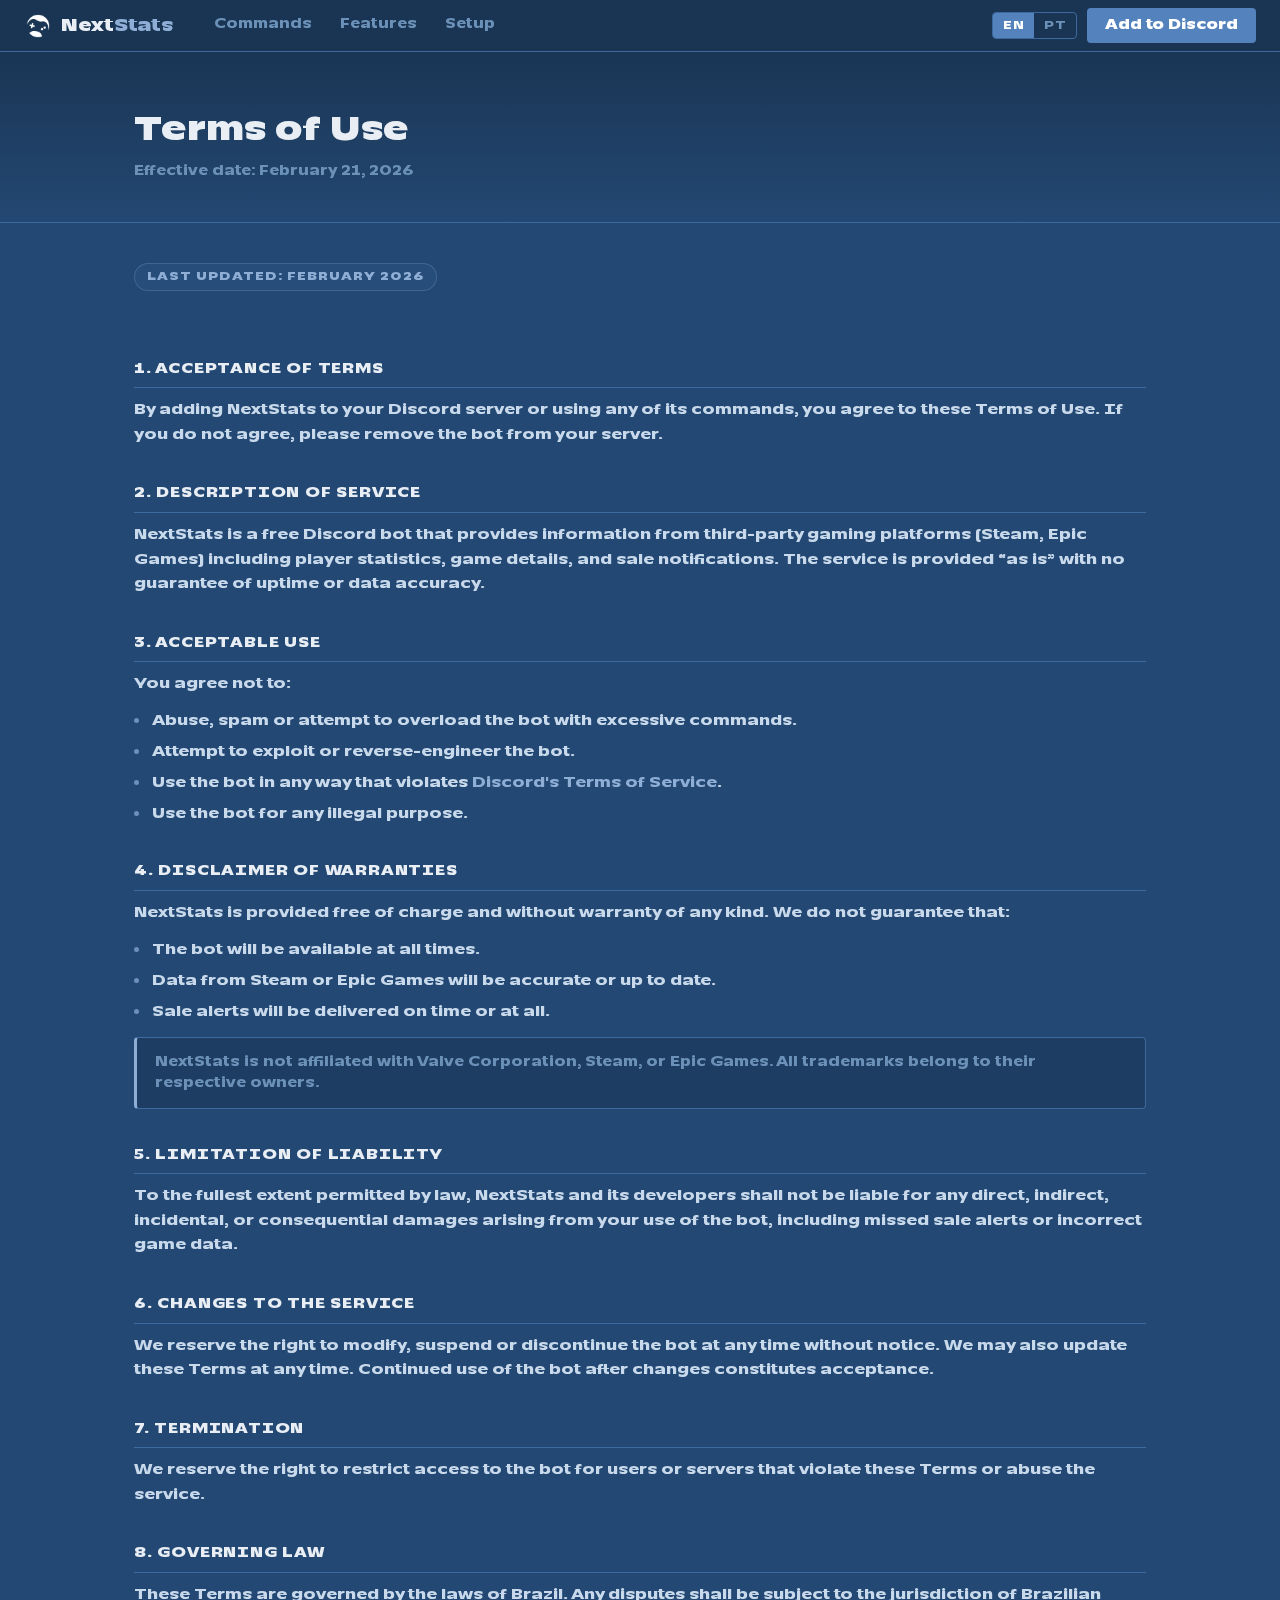
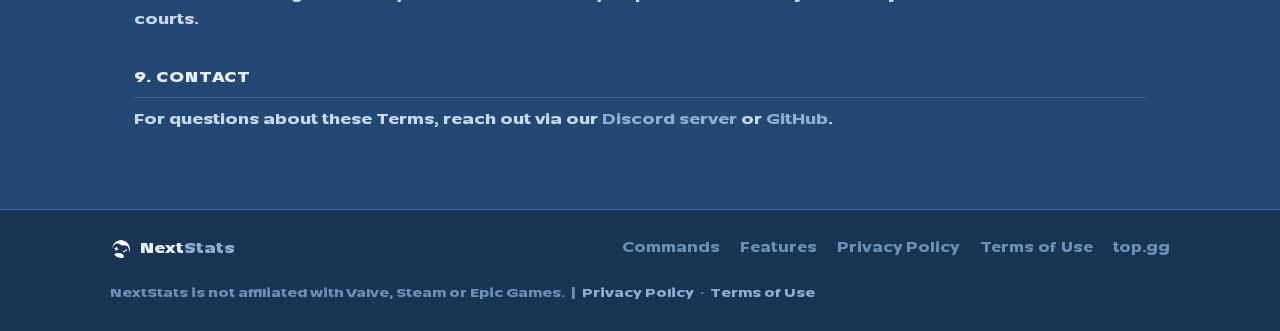
<file: terms.html>
<!DOCTYPE html>
<html lang="en">
<head>
<meta charset="UTF-8"/>
<meta name="viewport" content="width=device-width,initial-scale=1.0"/>
<meta name="description" content="NextStats — Terms of Use / Termos de Uso"/>
<title>NextStats — Terms of Use</title>
<link rel="icon" type="image/png" href="logo-dark.png"/>
<link rel="stylesheet" href="style.css"/>
</head>
<body>

<nav>
  <a href="/" class="nav-logo">
    <img src="logo-dark.png" alt="NextStats Logo"/>
    <span class="nav-logo-text"><span class="brand-next">Next</span><span class="brand-stats">Stats</span></span>
  </a>
  <ul class="nav-links">
    <li><a href="/#commands" data-i18n="nav-commands">Commands</a></li>
    <li><a href="/#features" data-i18n="nav-features">Features</a></li>
    <li><a href="/#setup" data-i18n="nav-setup">Setup</a></li>
  </ul>
  <div class="nav-right">
    <div class="lang-switch">
      <button class="lang-switch-btn active" onclick="setLang('en')">EN</button>
      <button class="lang-switch-btn" onclick="setLang('pt')">PT</button>
    </div>
    <a href="https://discord.com/oauth2/authorize?client_id=1473455939834216448" class="nav-cta" data-i18n="nav-cta">Add to Discord</a>
  </div>
</nav>

<div class="page-header">
  <div class="container">
    <h1 data-i18n="page-title">Terms of Use</h1>
    <p class="page-sub" data-i18n="page-sub">Effective date: February 21, 2026</p>
  </div>
</div>

<div class="container">
  <div class="prose">
    <span class="date-badge" data-i18n="date-badge">Last updated: February 2026</span>

    <h2 data-i18n="s1-title">1. Acceptance of Terms</h2>
    <p data-i18n="s1-body">By adding NextStats to your Discord server or using any of its commands, you agree to these Terms of Use. If you do not agree, please remove the bot from your server.</p>

    <h2 data-i18n="s2-title">2. Description of Service</h2>
    <p data-i18n="s2-body">NextStats is a free Discord bot that provides information from third-party gaming platforms (Steam, Epic Games) including player statistics, game details, and sale notifications. The service is provided "as is" with no guarantee of uptime or data accuracy.</p>

    <h2 data-i18n="s3-title">3. Acceptable Use</h2>
    <p data-i18n="s3-intro">You agree not to:</p>
    <ul>
      <li data-i18n="s3-l1">Abuse, spam or attempt to overload the bot with excessive commands.</li>
      <li data-i18n="s3-l2">Attempt to exploit or reverse-engineer the bot.</li>
      <li><span data-i18n="s3-l3">Use the bot in any way that violates</span> <a href="https://discord.com/terms" target="_blank">Discord's Terms of Service</a>.</li>
      <li data-i18n="s3-l4">Use the bot for any illegal purpose.</li>
    </ul>

    <h2 data-i18n="s4-title">4. Disclaimer of Warranties</h2>
    <p data-i18n="s4-intro">NextStats is provided free of charge and without warranty of any kind. We do not guarantee that:</p>
    <ul>
      <li data-i18n="s4-l1">The bot will be available at all times.</li>
      <li data-i18n="s4-l2">Data from Steam or Epic Games will be accurate or up to date.</li>
      <li data-i18n="s4-l3">Sale alerts will be delivered on time or at all.</li>
    </ul>
    <div class="note-box" data-i18n="s4-note">NextStats is not affiliated with Valve Corporation, Steam, or Epic Games. All trademarks belong to their respective owners.</div>

    <h2 data-i18n="s5-title">5. Limitation of Liability</h2>
    <p data-i18n="s5-body">To the fullest extent permitted by law, NextStats and its developers shall not be liable for any direct, indirect, incidental, or consequential damages arising from your use of the bot, including missed sale alerts or incorrect game data.</p>

    <h2 data-i18n="s6-title">6. Changes to the Service</h2>
    <p data-i18n="s6-body">We reserve the right to modify, suspend or discontinue the bot at any time without notice. We may also update these Terms at any time. Continued use of the bot after changes constitutes acceptance.</p>

    <h2 data-i18n="s7-title">7. Termination</h2>
    <p data-i18n="s7-body">We reserve the right to restrict access to the bot for users or servers that violate these Terms or abuse the service.</p>

    <h2 data-i18n="s8-title">8. Governing Law</h2>
    <p data-i18n="s8-body">These Terms are governed by the laws of Brazil. Any disputes shall be subject to the jurisdiction of Brazilian courts.</p>

    <h2 data-i18n="s9-title">9. Contact</h2>
    <p data-i18n="s9-body">For questions about these Terms, reach out via our <a href="https://discord.gg/" target="_blank">Discord server</a> or <a href="https://github.com/" target="_blank">GitHub</a>.</p>
  </div>
</div>

<footer>
  <div class="footer-inner">
    <a href="/" class="footer-logo">
      <img src="logo-dark.png" alt="NextStats Logo"/>
      <span class="footer-logo-text"><span class="brand-next">Next</span><span class="brand-stats">Stats</span></span>
    </a>
    <div class="footer-links">
      <a href="https://nextstatsbot.github.io/nextstatsbot/#commands" data-i18n="nav-commands">Commands</a>
      <a href="https://nextstatsbot.github.io/nextstatsbot/#features" data-i18n="nav-features">Features</a>
      <a href="https://nextstatsbot.github.io/nextstatsbot/privacy" data-i18n="footer-privacy">Privacy Policy</a>
      <a href="https://nextstatsbot.github.io/nextstatsbot/terms" data-i18n="footer-terms">Terms of Use</a>
      <a href="https://top.gg/pt/bot/1473455939834216448?s=07eba35da1a8f" target="_blank">top.gg</a>
    </div>
    <div class="footer-copy" data-i18n="footer-copy">NextStats is not affiliated with Valve, Steam or Epic Games. &nbsp;|&nbsp; <a href="/privacy">Privacy Policy</a> &nbsp;·&nbsp; <a href="/terms">Terms of Use</a></div>
  </div>
</footer>

<script>
const S = {
  en: {
    "nav-commands":"Commands","nav-features":"Features","nav-setup":"Setup","nav-cta":"Add to Discord",
    "page-title":"Terms of Use","page-sub":"Effective date: February 21, 2026","date-badge":"Last updated: February 2026",
    "s1-title":"1. Acceptance of Terms",
    "s1-body":"By adding NextStats to your Discord server or using any of its commands, you agree to these Terms of Use. If you do not agree, please remove the bot from your server.",
    "s2-title":"2. Description of Service",
    "s2-body":"NextStats is a free Discord bot that provides information from third-party gaming platforms (Steam, Epic Games) including player statistics, game details, and sale notifications. The service is provided \u201cas is\u201d with no guarantee of uptime or data accuracy.",
    "s3-title":"3. Acceptable Use","s3-intro":"You agree not to:",
    "s3-l1":"Abuse, spam or attempt to overload the bot with excessive commands.",
    "s3-l2":"Attempt to exploit or reverse-engineer the bot.",
    "s3-l3":"Use the bot in any way that violates",
    "s3-l4":"Use the bot for any illegal purpose.",
    "s4-title":"4. Disclaimer of Warranties",
    "s4-intro":"NextStats is provided free of charge and without warranty of any kind. We do not guarantee that:",
    "s4-l1":"The bot will be available at all times.",
    "s4-l2":"Data from Steam or Epic Games will be accurate or up to date.",
    "s4-l3":"Sale alerts will be delivered on time or at all.",
    "s4-note":"NextStats is not affiliated with Valve Corporation, Steam, or Epic Games. All trademarks belong to their respective owners.",
    "s5-title":"5. Limitation of Liability",
    "s5-body":"To the fullest extent permitted by law, NextStats and its developers shall not be liable for any direct, indirect, incidental, or consequential damages arising from your use of the bot, including missed sale alerts or incorrect game data.",
    "s6-title":"6. Changes to the Service",
    "s6-body":"We reserve the right to modify, suspend or discontinue the bot at any time without notice. We may also update these Terms at any time. Continued use of the bot after changes constitutes acceptance.",
    "s7-title":"7. Termination",
    "s7-body":"We reserve the right to restrict access to the bot for users or servers that violate these Terms or abuse the service.",
    "s8-title":"8. Governing Law",
    "s8-body":"These Terms are governed by the laws of Brazil. Any disputes shall be subject to the jurisdiction of Brazilian courts.",
    "s9-title":"9. Contact",
    "s9-body":"For questions about these Terms, reach out via our <a href='https://discord.gg/' target='_blank'>Discord server</a> or <a href='https://github.com/' target='_blank'>GitHub</a>.",
    "footer-privacy":"Privacy Policy","footer-terms":"Terms of Use",
    "footer-copy":"NextStats is not affiliated with Valve, Steam or Epic Games. &nbsp;|&nbsp; <a href='/privacy'>Privacy Policy</a> &nbsp;\u00b7&nbsp; <a href='/terms'>Terms of Use</a>"
  },
  pt: {
    "nav-commands":"Comandos","nav-features":"Funcionalidades","nav-setup":"In\u00edcio","nav-cta":"Adicionar ao Discord",
    "page-title":"Termos de Uso","page-sub":"Data de vig\u00eancia: 21 de fevereiro de 2026","date-badge":"\u00daltima atualiza\u00e7\u00e3o: Fevereiro de 2026",
    "s1-title":"1. Aceita\u00e7\u00e3o dos Termos",
    "s1-body":"Ao adicionar o NextStats ao seu servidor Discord ou usar qualquer um de seus comandos, voc\u00ea concorda com estes Termos de Uso. Se voc\u00ea n\u00e3o concordar, remova o bot do seu servidor.",
    "s2-title":"2. Descri\u00e7\u00e3o do Servi\u00e7o",
    "s2-body":"NextStats \u00e9 um bot gratuito para Discord que fornece informa\u00e7\u00f5es de plataformas de jogos de terceiros (Steam, Epic Games), incluindo estat\u00edsticas de jogadores, detalhes de jogos e notifica\u00e7\u00f5es de promo\u00e7\u00f5es. O servi\u00e7o \u00e9 fornecido \u201cno estado em que se encontra\u201d, sem garantia de disponibilidade ou precis\u00e3o dos dados.",
    "s3-title":"3. Uso Aceit\u00e1vel","s3-intro":"Voc\u00ea concorda em n\u00e3o:",
    "s3-l1":"Abusar, fazer spam ou tentar sobrecarregar o bot com comandos excessivos.",
    "s3-l2":"Tentar explorar ou realizar engenharia reversa no bot.",
    "s3-l3":"Usar o bot de qualquer forma que viole os",
    "s3-l4":"Usar o bot para qualquer finalidade ilegal.",
    "s4-title":"4. Isen\u00e7\u00e3o de Garantias",
    "s4-intro":"O NextStats \u00e9 fornecido gratuitamente e sem garantia de qualquer tipo. N\u00e3o garantimos que:",
    "s4-l1":"O bot estar\u00e1 dispon\u00edvel o tempo todo.",
    "s4-l2":"Os dados da Steam ou da Epic Games ser\u00e3o precisos ou atualizados.",
    "s4-l3":"Os alertas de promo\u00e7\u00e3o ser\u00e3o entregues no prazo ou sequer entregues.",
    "s4-note":"NextStats n\u00e3o tem afilia\u00e7\u00e3o com a Valve Corporation, Steam ou Epic Games. Todas as marcas registradas pertencem aos seus respectivos propriet\u00e1rios.",
    "s5-title":"5. Limita\u00e7\u00e3o de Responsabilidade",
    "s5-body":"Na m\u00e1xima extens\u00e3o permitida por lei, o NextStats e seus desenvolvedores n\u00e3o ser\u00e3o respons\u00e1veis por quaisquer danos diretos, indiretos, incidentais ou consequentes decorrentes do uso do bot, incluindo alertas de promo\u00e7\u00e3o perdidos ou dados de jogos incorretos.",
    "s6-title":"6. Altera\u00e7\u00f5es no Servi\u00e7o",
    "s6-body":"Reservamo-nos o direito de modificar, suspender ou descontinuar o bot a qualquer momento sem aviso pr\u00e9vio. Tamb\u00e9m podemos atualizar estes Termos a qualquer momento. O uso cont\u00ednuo do bot ap\u00f3s as altera\u00e7\u00f5es constitui aceita\u00e7\u00e3o.",
    "s7-title":"7. Encerramento",
    "s7-body":"Reservamo-nos o direito de restringir o acesso ao bot para usu\u00e1rios ou servidores que violem estes Termos ou abusem do servi\u00e7o.",
    "s8-title":"8. Lei Aplic\u00e1vel",
    "s8-body":"Estes Termos s\u00e3o regidos pelas leis do Brasil. Quaisquer disputas estar\u00e3o sujeitas \u00e0 jurisdi\u00e7\u00e3o dos tribunais brasileiros.",
    "s9-title":"9. Contato",
    "s9-body":"Em caso de d\u00favidas sobre estes Termos, entre em contato pelo nosso <a href='https://discord.gg/' target='_blank'>servidor Discord</a> ou pelo nosso <a href='https://github.com/' target='_blank'>GitHub</a>.",
    "footer-privacy":"Pol\u00edtica de Privacidade","footer-terms":"Termos de Uso",
    "footer-copy":"NextStats n\u00e3o tem afilia\u00e7\u00e3o com Valve, Steam ou Epic Games. &nbsp;|&nbsp; <a href='/privacy'>Pol\u00edtica de Privacidade</a> &nbsp;\u00b7&nbsp; <a href='/terms'>Termos de Uso</a>"
  }
};

function setLang(lang) {
  document.querySelectorAll(".lang-switch-btn").forEach(b => {
    b.classList.toggle("active", b.textContent.trim() === lang.toUpperCase());
  });
  const s = S[lang];
  document.querySelectorAll("[data-i18n]").forEach(el => {
    const key = el.getAttribute("data-i18n");
    if (s[key] !== undefined) el.innerHTML = s[key];
  });
}

setLang("en");
</script>
</body>
</html>
</file>
<file: style.css>
/* =========================================================
   NextStats — style.css
   Fonts : TT Runs Trial Black (títulos) / ExtraBold (corpo)
   Colors: #234873 bg · #5382bc accent · #8faed5 secondary
   ========================================================= */

/* ---------- FONTES ---------- */
@font-face {
  font-family: 'TT Runs';
  src: url('TT Runs Trial Black.ttf') format('truetype');
  font-weight: 900;
  font-style: normal;
  font-display: swap;
}
@font-face {
  font-family: 'TT Runs';
  src: url('TT Runs Trial Black Italic.ttf') format('truetype');
  font-weight: 900;
  font-style: italic;
  font-display: swap;
}
@font-face {
  font-family: 'TT Runs';
  src: url('TT Runs Trial ExtraBold.ttf') format('truetype');
  font-weight: 800;
  font-style: normal;
  font-display: swap;
}
@font-face {
  font-family: 'TT Runs';
  src: url('TT Runs Trial ExtraBold Italic.ttf') format('truetype');
  font-weight: 800;
  font-style: italic;
  font-display: swap;
}

/* ---------- VARIÁVEIS ---------- */
:root {
  --bg:       #234873;
  --bg2:      #1d3d62;
  --bg3:      #2a5080;
  --border:   #3d6a9e;
  --accent:   #5382bc;
  --accent2:  #8faed5;
  --accent-dk:#1a3554;
  --text:     #c8d9eb;
  --text2:    #6b91b8;
  --white:    #e8eef3;
  --radius:   4px;
}

/* ---------- RESET ---------- */
*, *::before, *::after { box-sizing: border-box; margin: 0; padding: 0; }
html { scroll-behavior: smooth; }

/* ---------- BASE ---------- */
body {
  background: var(--bg);
  color: var(--text);
  font-family: 'TT Runs', sans-serif;
  font-weight: 800;
  font-size: 14px;
  line-height: 1.6;
}
a { color: var(--accent2); text-decoration: none; }
a:hover { color: var(--white); }

/* ---------- NAV ---------- */
nav {
  background: var(--accent-dk);
  border-bottom: 1px solid var(--border);
  position: sticky;
  top: 0;
  z-index: 100;
  height: 52px;
  display: flex;
  align-items: center;
  padding: 0 24px;
  gap: 0;
}
.nav-logo {
  display: flex;
  align-items: center;
  gap: 9px;
  font-weight: 900;
  font-size: 17px;
  color: var(--white);
  letter-spacing: -.3px;
  flex-shrink: 0;
  text-decoration: none;
}
.nav-logo img {
  width: 28px;
  height: 28px;
  object-fit: contain;
  mix-blend-mode: screen;
  filter: brightness(1.1) contrast(1.05);
  background: transparent;
}
.nav-logo-text { display: flex; align-items: baseline; gap: 0; letter-spacing: -.3px; }
.nav-logo-text .brand-next  { color: var(--white); }
.nav-logo-text .brand-stats { color: var(--accent2); }

.nav-links { display: flex; list-style: none; height: 100%; margin-left: 28px; }
.nav-links a {
  display: flex;
  align-items: center;
  height: 100%;
  padding: 0 14px;
  color: var(--text2);
  font-size: 13px;
  font-weight: 800;
  border-bottom: 2px solid transparent;
  transition: color .15s, border-color .15s;
}
.nav-links a:hover { color: var(--white); border-bottom-color: var(--accent2); }

.nav-right { margin-left: auto; display: flex; align-items: center; gap: 10px; flex-shrink: 0; }

.lang-switch {
  display: flex;
  gap: 0;
  border: 1px solid var(--border);
  border-radius: var(--radius);
  overflow: hidden;
}
.lang-switch-btn {
  background: transparent;
  border: none;
  color: var(--text2);
  font-family: 'TT Runs', sans-serif;
  font-size: 11px;
  font-weight: 800;
  padding: 5px 10px;
  cursor: pointer;
  transition: all .15s;
  letter-spacing: .5px;
}
.lang-switch-btn.active { background: var(--accent); color: #fff; }

.nav-cta {
  background: var(--accent);
  color: #fff !important;
  font-weight: 900;
  font-size: 13px;
  padding: 7px 18px;
  border-radius: var(--radius);
  border-bottom: none !important;
  transition: background .15s;
  text-decoration: none;
  display: inline-flex;
  align-items: center;
}
.nav-cta:hover { background: var(--accent2); color: var(--accent-dk) !important; }

/* ---------- CONTAINER / BOTÕES ---------- */
.container { max-width: 1060px; margin: 0 auto; padding: 0 24px; }

.btn {
  display: inline-flex;
  align-items: center;
  gap: 8px;
  font-family: 'TT Runs', sans-serif;
  font-weight: 900;
  font-size: 13px;
  padding: 10px 22px;
  border-radius: var(--radius);
  border: none;
  cursor: pointer;
  transition: all .15s;
  text-decoration: none;
}
.btn-primary { background: var(--accent); color: #fff; }
.btn-primary:hover { background: var(--accent2); color: var(--accent-dk); }
.btn-secondary { background: transparent; color: var(--text); border: 1px solid var(--border); }
.btn-secondary:hover { border-color: var(--accent2); color: var(--white); }

/* ---------- FOOTER ---------- */
footer {
  background: var(--accent-dk);
  border-top: 1px solid var(--border);
  padding: 28px 24px;
}
.footer-inner {
  max-width: 1060px;
  margin: 0 auto;
  display: flex;
  align-items: center;
  gap: 16px;
  flex-wrap: wrap;
}
.footer-logo {
  display: flex;
  align-items: center;
  gap: 8px;
  font-weight: 900;
  font-size: 14px;
  color: var(--white);
  text-decoration: none;
}
.footer-logo img {
  width: 22px;
  height: 22px;
  object-fit: contain;
  mix-blend-mode: screen;
  filter: brightness(1.1) contrast(1.05);
}
.footer-logo-text { display: flex; align-items: baseline; gap: 0; }
.footer-logo-text .brand-next  { color: var(--white); }
.footer-logo-text .brand-stats { color: var(--accent2); }

.footer-links { display: flex; gap: 20px; margin-left: auto; flex-wrap: wrap; }
.footer-links a { font-size: 13px; color: var(--text2); font-weight: 800; }
.footer-links a:hover { color: var(--white); }
.footer-copy { font-size: 12px; color: var(--text2); font-weight: 800; width: 100%; margin-top: 8px; }

/* ---------- HERO ---------- */
.hero {
  background: linear-gradient(180deg, var(--accent-dk) 0%, var(--bg) 100%);
  border-bottom: 1px solid var(--border);
  padding: 72px 24px 60px;
  text-align: center;
}
.hero-badge {
  display: inline-block;
  background: rgba(83,130,188,.15);
  border: 1px solid rgba(143,174,213,.3);
  color: var(--accent2);
  font-size: 11px;
  font-weight: 900;
  letter-spacing: 1.5px;
  text-transform: uppercase;
  padding: 4px 12px;
  border-radius: 20px;
  margin-bottom: 22px;
}
.hero h1 {
  font-weight: 900;
  font-size: clamp(30px, 5vw, 50px);
  color: var(--white);
  line-height: 1.1;
  letter-spacing: -.5px;
  max-width: 660px;
  margin: 0 auto 16px;
}
.hero h1 span { color: var(--accent2); }
.hero p { color: var(--text2); font-size: 15px; max-width: 460px; margin: 0 auto 32px; font-weight: 800; }
.hero-btns { display: flex; gap: 12px; justify-content: center; flex-wrap: wrap; }

.hero-counters {
  display: flex;
  gap: 0;
  justify-content: center;
  max-width: 500px;
  margin: 40px auto 0;
  border: 1px solid var(--border);
  border-radius: var(--radius);
  overflow: hidden;
}
.hero-counter { flex: 1; padding: 20px 0; text-align: center; background: var(--bg2); }
.hero-counter + .hero-counter { border-left: 1px solid var(--border); }
.hero-counter-num { font-weight: 900; font-size: 26px; color: var(--white); line-height: 1; }
.hero-counter-label { font-size: 11px; color: var(--text2); margin-top: 4px; text-transform: uppercase; letter-spacing: .8px; }

/* ---------- COMING SOON BANNER ---------- */
.coming-banner {
  background: rgba(83,130,188,.08);
  border: 1px solid rgba(143,174,213,.2);
  border-radius: var(--radius);
  padding: 10px 18px;
  display: flex;
  align-items: center;
  gap: 10px;
  font-size: 13px;
  color: var(--text2);
  margin-bottom: 16px;
}
.coming-banner strong { color: var(--accent2); font-weight: 900; }

/* ---------- SECTIONS ---------- */
.section { padding: 44px 0; border-bottom: 1px solid var(--border); }
.section-header { display: flex; align-items: baseline; gap: 12px; margin-bottom: 16px; flex-wrap: wrap; }
.section-title { font-weight: 900; font-size: 18px; color: var(--white); letter-spacing: -.2px; }
.section-sub { font-size: 13px; color: var(--text2); font-weight: 800; }

/* ---------- LANG TOGGLE ---------- */
.lang-toggle {
  margin-left: auto;
  display: flex;
  gap: 0;
  border: 1px solid var(--border);
  border-radius: var(--radius);
  overflow: hidden;
}
.lang-btn {
  background: transparent;
  border: none;
  color: var(--text2);
  font-family: 'TT Runs', sans-serif;
  font-size: 12px;
  font-weight: 900;
  padding: 4px 12px;
  cursor: pointer;
  transition: all .15s;
}
.lang-btn.active { background: var(--accent); color: #fff; }

/* ---------- TABLE ---------- */
.cmd-table { width: 100%; border-collapse: collapse; font-size: 13px; }
.cmd-table th {
  text-align: left;
  padding: 8px 14px;
  font-weight: 900;
  font-size: 11px;
  text-transform: uppercase;
  letter-spacing: .8px;
  color: var(--text2);
  border-bottom: 1px solid var(--border);
  background: var(--bg2);
}
.cmd-table td { padding: 11px 14px; border-bottom: 1px solid rgba(61,106,158,.4); vertical-align: middle; }
.cmd-table tr:last-child td { border-bottom: none; }
.cmd-table tr:hover td { background: var(--bg2); }
.cmd-name { font-family: 'Courier New', monospace; font-size: 13px; color: var(--accent2); font-weight: 700; white-space: nowrap; }
.cmd-desc { color: var(--text); font-weight: 800; }
.cmd-tag { display: inline-block; font-size: 10px; font-weight: 900; padding: 2px 8px; border-radius: 3px; white-space: nowrap; }
.tag-steam { background: rgba(83,130,188,.12); color: var(--accent2); border: 1px solid rgba(143,174,213,.25); }
.tag-epic  { background: rgba(37,99,235,.10);  color: #60a5fa;        border: 1px solid rgba(37,99,235,.25); }
.tag-util  { background: rgba(63,185,80,.08);  color: #5ba32b;        border: 1px solid rgba(63,185,80,.2); }
.table-wrap { border: 1px solid var(--border); border-radius: var(--radius); overflow: hidden; }

/* ---------- FEATURES ---------- */
.features {
  display: grid;
  grid-template-columns: repeat(auto-fill, minmax(260px, 1fr));
  gap: 1px;
  background: var(--border);
  border: 1px solid var(--border);
  border-radius: var(--radius);
  overflow: hidden;
  margin-top: 4px;
}
.feature { background: var(--bg2); padding: 22px; transition: background .15s; }
.feature:hover { background: var(--bg3); }
.feature-icon { font-size: 20px; margin-bottom: 12px; line-height: 1; }
.feature-title { font-weight: 900; font-size: 14px; color: var(--white); margin-bottom: 5px; }
.feature-desc { font-size: 13px; color: var(--text2); line-height: 1.55; font-weight: 800; }

/* ---------- PLATFORMS ---------- */
.platforms {
  display: grid;
  grid-template-columns: repeat(auto-fill, minmax(220px, 1fr));
  gap: 16px;
  margin-top: 4px;
}
.platform-card {
  background: var(--bg2);
  border: 1px solid var(--border);
  border-radius: var(--radius);
  padding: 22px;
  transition: border-color .15s;
}
.platform-card:hover { border-color: var(--accent2); }
.platform-card.epic:hover { border-color: #3b82f6; }
.platform-card.soon { opacity: .55; cursor: default; }
.platform-card.soon:hover { border-color: var(--border); }
.platform-name { font-weight: 900; font-size: 15px; color: var(--white); margin-bottom: 14px; display: flex; align-items: center; gap: 8px; }
.platform-dot { width: 8px; height: 8px; border-radius: 50%; flex-shrink: 0; }
.dot-steam  { background: var(--accent2); }
.dot-epic   { background: #3b82f6; }
.dot-soon   { background: var(--border); }
.soon-tag {
  font-size: 10px;
  font-weight: 900;
  background: rgba(255,255,255,.06);
  border: 1px solid var(--border);
  color: var(--text2);
  padding: 1px 7px;
  border-radius: 3px;
  margin-left: auto;
}
.platform-list { list-style: none; display: flex; flex-direction: column; gap: 7px; }
.platform-list li { font-size: 13px; color: var(--text2); display: flex; align-items: center; gap: 9px; font-weight: 800; }
.platform-list li::before { content: ""; width: 3px; height: 3px; border-radius: 50%; background: var(--accent); flex-shrink: 0; }

/* ---------- STEPS ---------- */
.steps {
  display: flex;
  flex-direction: column;
  gap: 1px;
  background: var(--border);
  border: 1px solid var(--border);
  border-radius: var(--radius);
  overflow: hidden;
  margin-top: 4px;
}
.step { background: var(--bg2); padding: 18px 24px; display: flex; gap: 16px; align-items: flex-start; transition: background .15s; }
.step:hover { background: var(--bg3); }
.step-num {
  width: 26px;
  height: 26px;
  border-radius: 50%;
  background: rgba(83,130,188,.15);
  border: 1px solid rgba(143,174,213,.3);
  color: var(--accent2);
  font-weight: 900;
  font-size: 12px;
  display: flex;
  align-items: center;
  justify-content: center;
  flex-shrink: 0;
  margin-top: 2px;
}
.step-title { font-weight: 900; font-size: 14px; color: var(--white); margin-bottom: 3px; }
.step-desc  { font-size: 13px; color: var(--text2); font-weight: 800; }
.step-code {
  display: inline-block;
  background: var(--bg);
  border: 1px solid var(--border);
  border-radius: 3px;
  padding: 1px 7px;
  font-family: 'Courier New', monospace;
  font-size: 12px;
  color: var(--accent2);
  margin-top: 4px;
}

/* ---------- CTA BANNER ---------- */
.cta-banner {
  background: linear-gradient(135deg, var(--accent-dk) 0%, var(--bg2) 100%);
  border: 1px solid var(--border);
  border-radius: var(--radius);
  padding: 44px 40px;
  text-align: center;
  margin: 44px 0;
}
.cta-banner h2 { font-weight: 900; font-size: 24px; color: var(--white); margin-bottom: 10px; }
.cta-banner p  { color: var(--text2); font-size: 14px; margin-bottom: 24px; font-weight: 800; }

/* ---------- PAGE HEADER (privacy / terms) ---------- */
.page-header {
  background: linear-gradient(180deg, var(--accent-dk) 0%, var(--bg) 100%);
  border-bottom: 1px solid var(--border);
  padding: 52px 24px 40px;
}
.page-header h1 {
  font-weight: 900;
  font-size: clamp(22px, 4vw, 32px);
  color: var(--white);
  margin-bottom: 6px;
}
.page-header .page-sub { color: var(--text2); font-size: 13px; font-weight: 800; }

/* ---------- PROSE (privacy / terms) ---------- */
.prose { padding: 40px 0 64px; }
.prose h2 {
  font-weight: 900;
  font-size: 13px;
  color: var(--white);
  margin: 36px 0 10px;
  padding-bottom: 8px;
  border-bottom: 1px solid var(--border);
  text-transform: uppercase;
  letter-spacing: .8px;
}
.prose h2:first-child { margin-top: 0; }
.prose p { color: var(--text); font-size: 14px; font-weight: 800; margin-bottom: 12px; line-height: 1.75; }
.prose ul { padding-left: 0; margin-bottom: 14px; list-style: none; }
.prose ul li {
  color: var(--text);
  font-size: 14px;
  font-weight: 800;
  margin-bottom: 8px;
  line-height: 1.65;
  position: relative;
  padding-left: 18px;
}
.prose ul li::before {
  content: "";
  position: absolute;
  left: 0;
  top: 9px;
  width: 5px;
  height: 5px;
  border-radius: 50%;
  background: var(--accent2);
  opacity: .7;
}
.prose strong { color: var(--white); font-weight: 900; }
.prose a { color: var(--accent2); }
.prose a:hover { color: var(--white); }

.date-badge {
  display: inline-block;
  background: rgba(83,130,188,.1);
  border: 1px solid rgba(143,174,213,.25);
  color: var(--accent2);
  font-size: 11px;
  font-weight: 900;
  letter-spacing: 1px;
  text-transform: uppercase;
  padding: 4px 12px;
  border-radius: 20px;
  margin-bottom: 32px;
}
.note-box {
  background: var(--bg2);
  border: 1px solid var(--border);
  border-left: 3px solid var(--accent2);
  border-radius: var(--radius);
  padding: 14px 18px;
  margin: 4px 0 14px;
  font-size: 13px;
  color: var(--text2);
  font-weight: 800;
  line-height: 1.6;
}

/* ---------- RESPONSIVO ---------- */
@media (max-width: 640px) {
  .nav-links { display: none; }
  .footer-links { margin-left: 0; }
  .nav-right { gap: 6px; }
  .lang-switch-btn { padding: 4px 7px; }
  .hero-counters { flex-direction: column; }
  .hero-counter + .hero-counter { border-left: none; border-top: 1px solid var(--border); }
  .cta-banner { padding: 32px 20px; }
}
</file>
